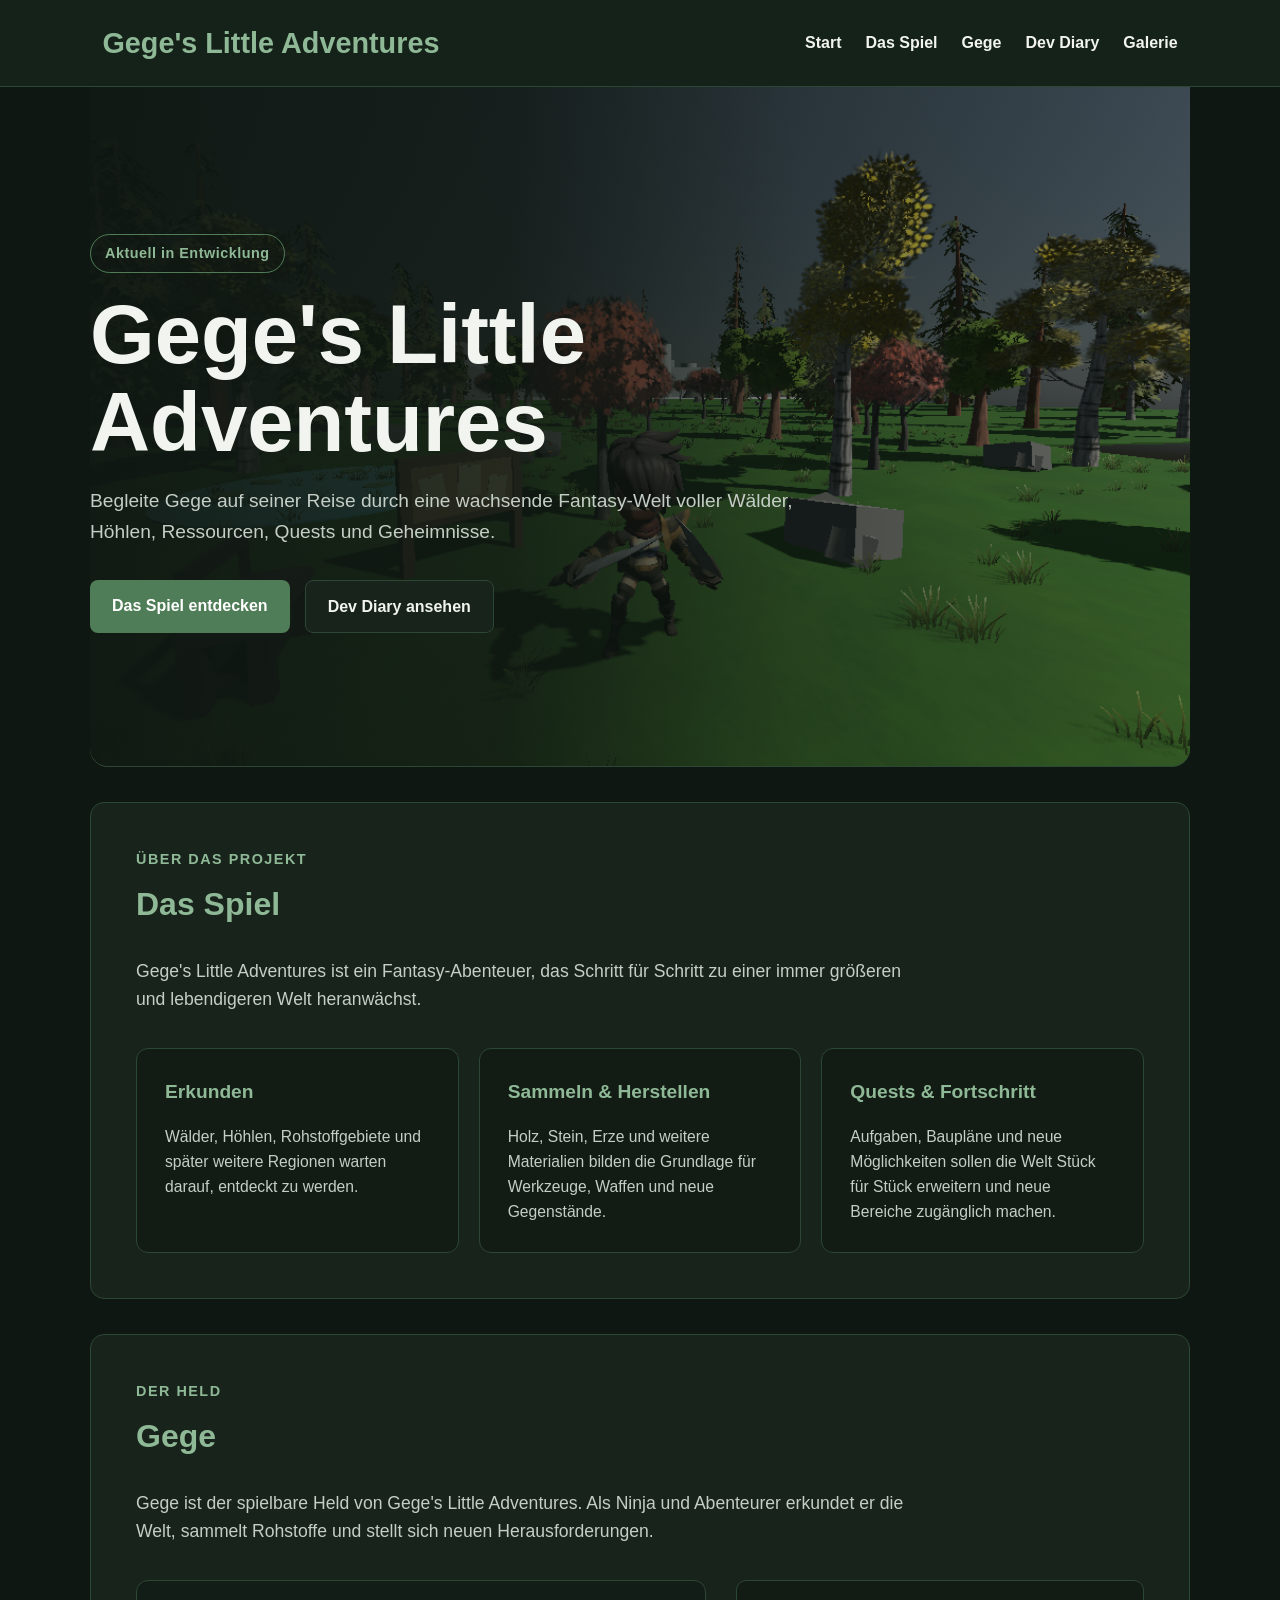
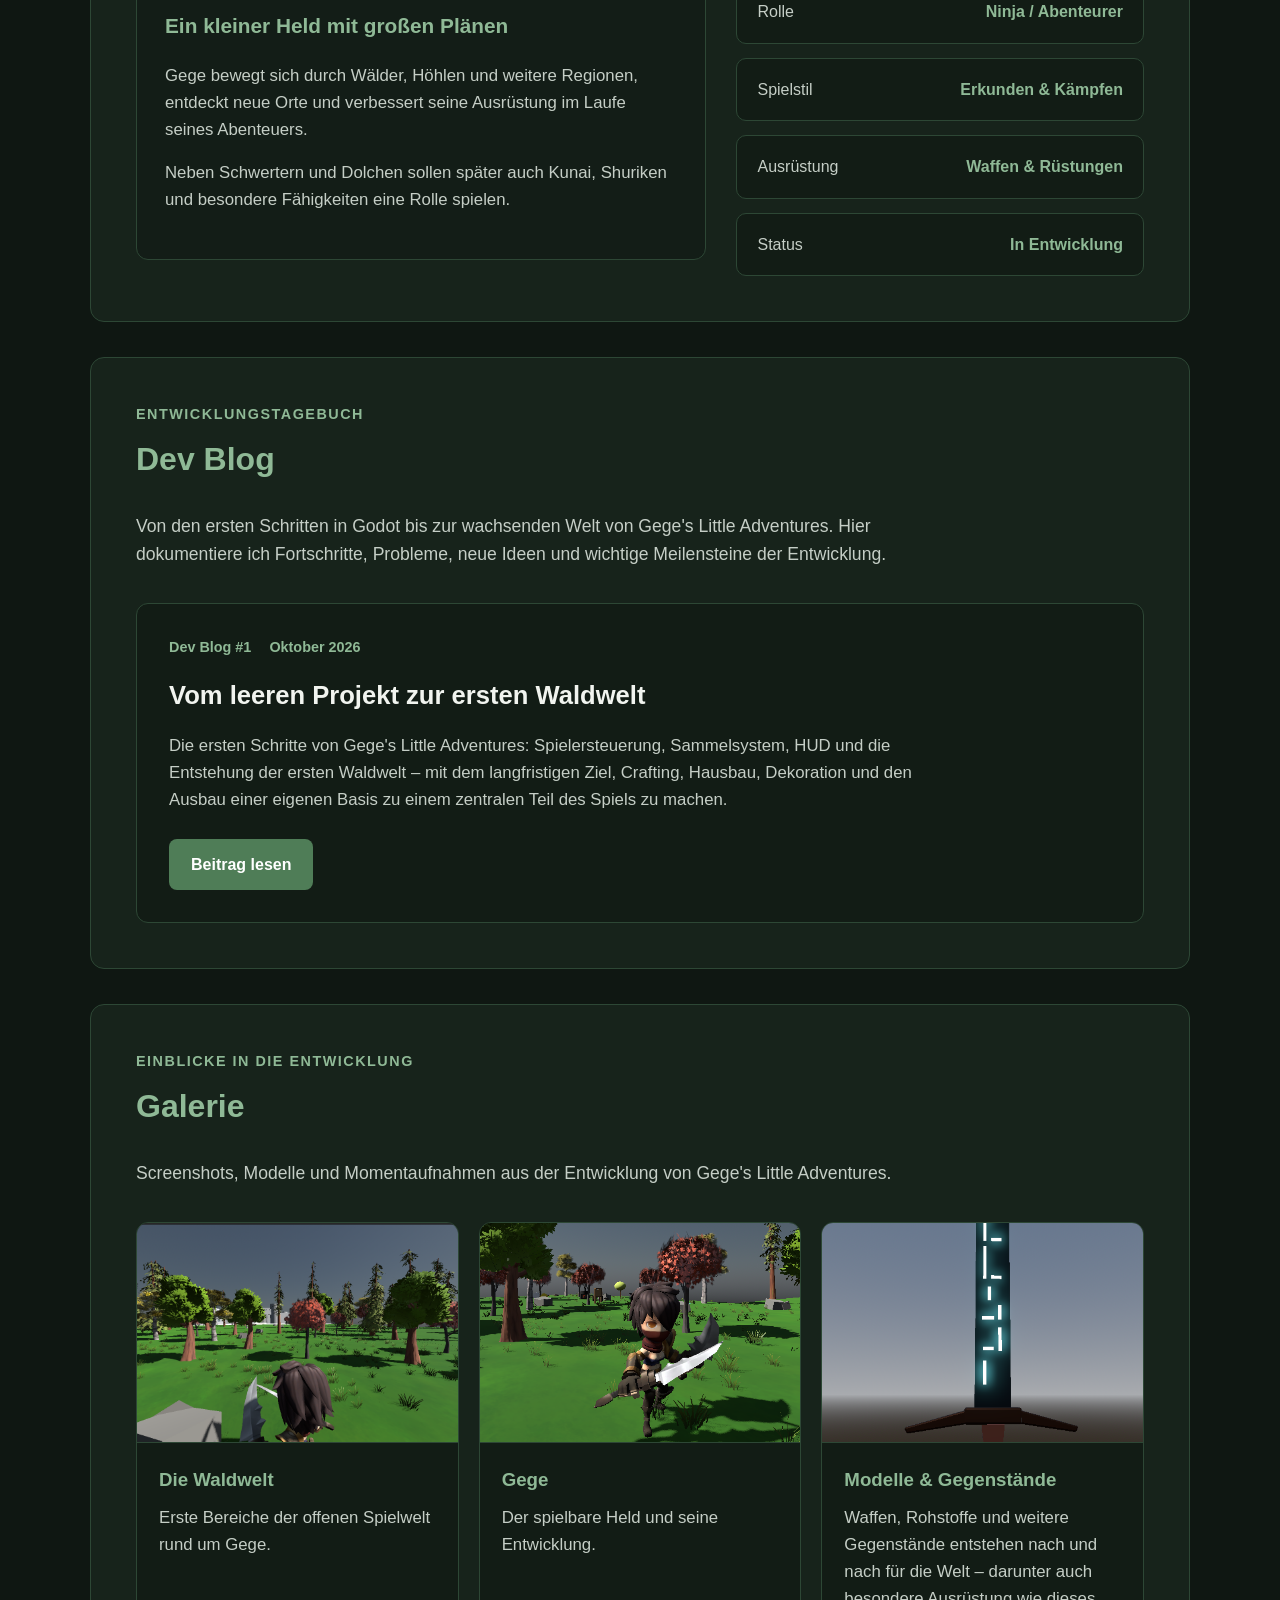
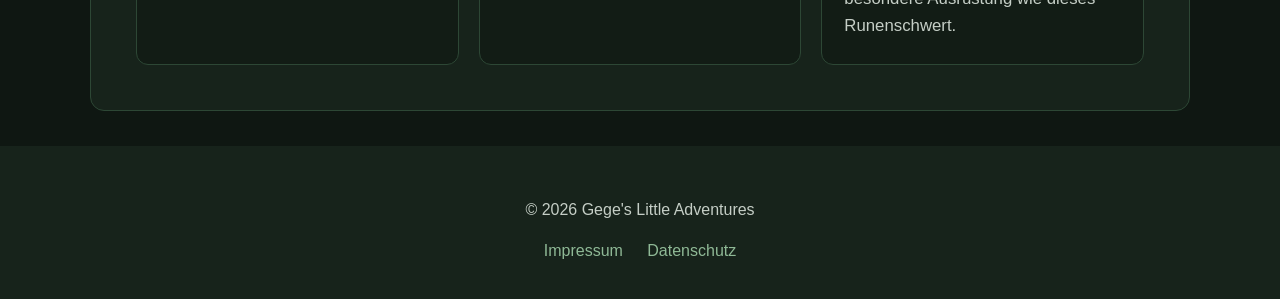
<file: index.html>
<!DOCTYPE html>
<html lang="de">

<head>
    <meta charset="UTF-8">
    <meta name="viewport" content="width=device-width, initial-scale=1.0">

    <title>Gege's Little Adventures</title>

    <link rel="stylesheet" href="style.css">
    <link rel="icon" type="image/svg+xml" href="favicon.svg">
    <link rel="canonical" href="https://gegeslittleadventures.de/">

    <meta
        name="description"
        content="Die offizielle Website von Gege's Little Adventures – einem Fantasy-Abenteuer rund um Gege, seine Welt und die Entwicklung des Spiels."
    >
    <!-- Vorschau beim Teilen auf Social Media -->

<meta property="og:type" content="article">
<meta property="og:locale" content="de_DE">

<meta
    property="og:title"
    content="Dev Blog | Gege's Little Adventures"
>

<meta
    property="og:description"
    content="Begleite die Entwicklung von Gege's Little Adventures – von den ersten Godot-Szenen bis zur wachsenden Fantasy-Welt."
>

<meta
    property="og:url"
    content="https://gegeslittleadventures.de/devblog.html"
>

<meta
    property="og:image"
    content="https://gegeslittleadventures.de/social_preview.png"
>

<meta
    property="og:image:alt"
    content="Die Waldwelt aus Gege's Little Adventures"
>

<meta name="twitter:card" content="summary_large_image">

<meta
    name="twitter:title"
    content="Dev Blog | Gege's Little Adventures"
>

<meta
    name="twitter:description"
    content="Das Entwicklungstagebuch von Gege's Little Adventures."
>

<meta
    name="twitter:image"
    content="https://gegeslittleadventures.de/social_preview.png"
>
</head>

<body>

    <header>
        <h1>Gege's Little Adventures</h1>

        <nav>
            <a href="#start">Start</a>
            <a href="#spiel">Das Spiel</a>
            <a href="#gege">Gege</a>
            <a href="#dev-diary">Dev Diary</a>
            <a href="#galerie">Galerie</a>
        </nav>
    </header>


    <main>

        <section id="start">

    <div class="hero-inhalt">

        <p class="status">Aktuell in Entwicklung</p>

        <h2>Gege's Little Adventures</h2>

        <p class="hero-text">
            Begleite Gege auf seiner Reise durch eine wachsende Fantasy-Welt
            voller Wälder, Höhlen, Ressourcen, Quests und Geheimnisse.
        </p>

        <div class="hero-buttons">
            <a href="#spiel" class="button button-haupt">Das Spiel entdecken</a>
            <a href="#dev-diary" class="button button-zweit">Dev Diary ansehen</a>
        </div>

    </div>

</section>


        <section id="spiel">

    <div class="bereich-kopf">
        <p class="bereich-label">Über das Projekt</p>
        <h2>Das Spiel</h2>

        <p class="bereich-einleitung">
            Gege's Little Adventures ist ein Fantasy-Abenteuer, das Schritt für
            Schritt zu einer immer größeren und lebendigeren Welt heranwächst.
        </p>
    </div>

    <div class="spiel-grid">

        <div class="info-karte">
            <h3>Erkunden</h3>
            <p>
                Wälder, Höhlen, Rohstoffgebiete und später weitere Regionen
                warten darauf, entdeckt zu werden.
            </p>
        </div>

        <div class="info-karte">
            <h3>Sammeln & Herstellen</h3>
            <p>
                Holz, Stein, Erze und weitere Materialien bilden die Grundlage
                für Werkzeuge, Waffen und neue Gegenstände.
            </p>
        </div>

        <div class="info-karte">
            <h3>Quests & Fortschritt</h3>
            <p>
                Aufgaben, Baupläne und neue Möglichkeiten sollen die Welt
                Stück für Stück erweitern und neue Bereiche zugänglich machen.
            </p>
        </div>

    </div>

</section>


        <section id="gege">

    <div class="bereich-kopf">
        <p class="bereich-label">Der Held</p>
        <h2>Gege</h2>

        <p class="bereich-einleitung">
            Gege ist der spielbare Held von Gege's Little Adventures.
            Als Ninja und Abenteurer erkundet er die Welt, sammelt Rohstoffe
            und stellt sich neuen Herausforderungen.
        </p>
    </div>

    <div class="gege-grid">

        <div class="gege-text">

            <h3>Ein kleiner Held mit großen Plänen</h3>

            <p>
                Gege bewegt sich durch Wälder, Höhlen und weitere Regionen,
                entdeckt neue Orte und verbessert seine Ausrüstung im Laufe
                seines Abenteuers.
            </p>

            <p>
                Neben Schwertern und Dolchen sollen später auch Kunai,
                Shuriken und besondere Fähigkeiten eine Rolle spielen.
            </p>

        </div>

        <div class="gege-fakten">

            <div class="fakt">
                <span>Rolle</span>
                <strong>Ninja / Abenteurer</strong>
            </div>

            <div class="fakt">
                <span>Spielstil</span>
                <strong>Erkunden & Kämpfen</strong>
            </div>

            <div class="fakt">
                <span>Ausrüstung</span>
                <strong>Waffen & Rüstungen</strong>
            </div>

            <div class="fakt">
                <span>Status</span>
                <strong>In Entwicklung</strong>
            </div>

        </div>

    </div>

</section>


        <section id="dev-diary">

    <div class="bereich-kopf">
        <p class="bereich-label">Entwicklungstagebuch</p>
        <h2>Dev Blog</h2>

        <p class="bereich-einleitung">
            Von den ersten Schritten in Godot bis zur wachsenden Welt von
            Gege's Little Adventures. Hier dokumentiere ich Fortschritte,
            Probleme, neue Ideen und wichtige Meilensteine der Entwicklung.
        </p>
    </div>

    <article class="dev-vorschau">

        <div class="dev-meta">
            <span>Dev Blog #1</span>
            <span>Oktober 2026</span>
        </div>

        <h3>Vom leeren Projekt zur ersten Waldwelt</h3>

        <p>
            Die ersten Schritte von Gege's Little Adventures:
            Spielersteuerung, Sammelsystem, HUD und die Entstehung der
            ersten Waldwelt – mit dem langfristigen Ziel, Crafting,
            Hausbau, Dekoration und den Ausbau einer eigenen Basis
            zu einem zentralen Teil des Spiels zu machen.
        </p>

        <a href="devblog.html" class="button button-haupt">
            Beitrag lesen
        </a>

    </article>

</section>


        <section id="galerie">

    <div class="bereich-kopf">
        <p class="bereich-label">Einblicke in die Entwicklung</p>
        <h2>Galerie</h2>

        <p class="bereich-einleitung">
            Screenshots, Modelle und Momentaufnahmen aus der Entwicklung von
            Gege's Little Adventures.
        </p>
    </div>

    <div class="galerie-grid">

    <div class="galerie-karte">

        <img
            src="galerie_waldwelt.png"
            alt="Waldwelt aus Gege's Little Adventures"
            class="galerie-bild"
        >

        <h3>Die Waldwelt</h3>

        <p>
            Erste Bereiche der offenen Spielwelt rund um Gege.
        </p>

    </div>


    <div class="galerie-karte">

        <img
            src="galerie_gege.png"
            alt="Gege, der spielbare Held von Gege's Little Adventures"
            class="galerie-bild"
        >

        <h3>Gege</h3>

        <p>
            Der spielbare Held und seine Entwicklung.
        </p>

    </div>


    <div class="galerie-karte">

        <img
            src="galerie_runenschwert.png"
            alt="Leuchtendes Runenschwert aus Gege's Little Adventures"
            class="galerie-bild"
        >

        <h3>Modelle & Gegenstände</h3>

        <p>
            Waffen, Rohstoffe und weitere Gegenstände entstehen nach und nach
            für die Welt – darunter auch besondere Ausrüstung wie dieses Runenschwert.
        </p>

    </div>

</div>

</section>

    </main>


    <footer>
        <p>© 2026 Gege's Little Adventures</p>

        <a href="impressum.html">Impressum</a>
        <a href="datenschutz.html">Datenschutz</a>
    </footer>

</body>

</html>
</file>
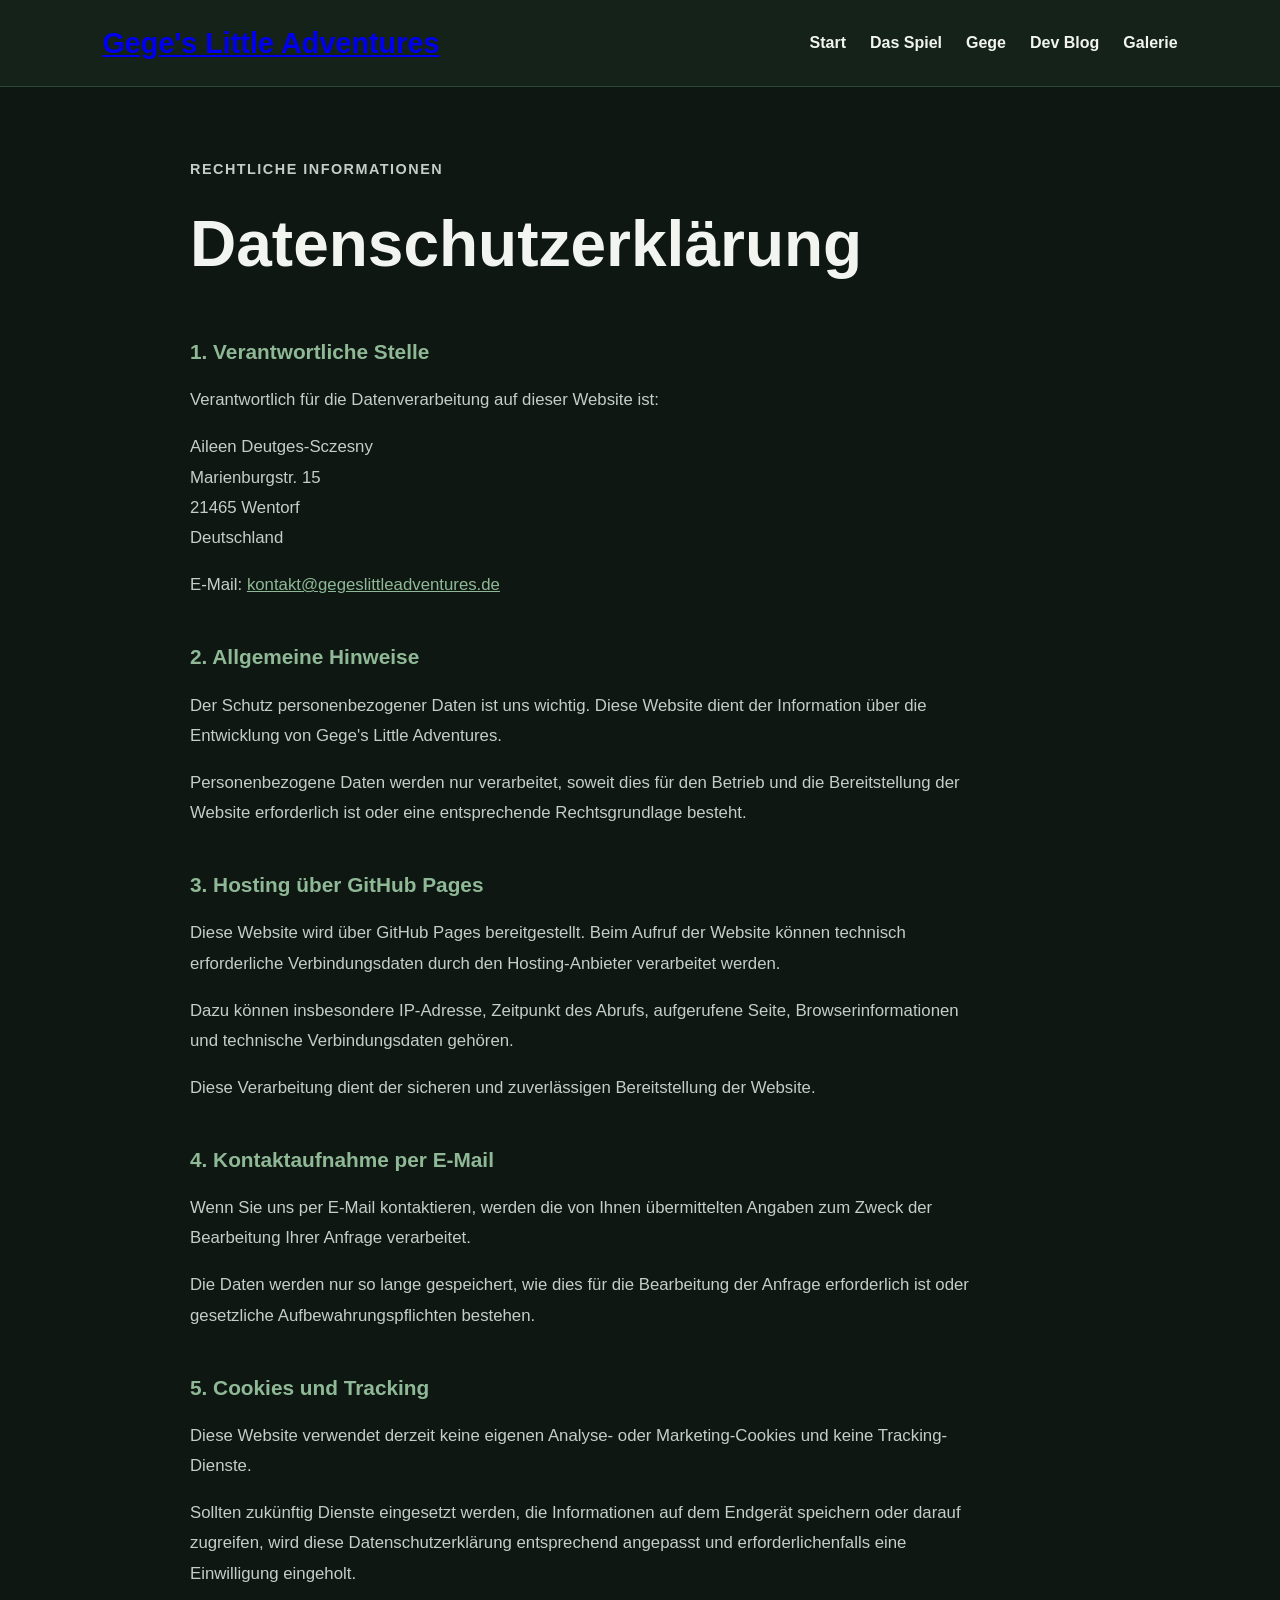
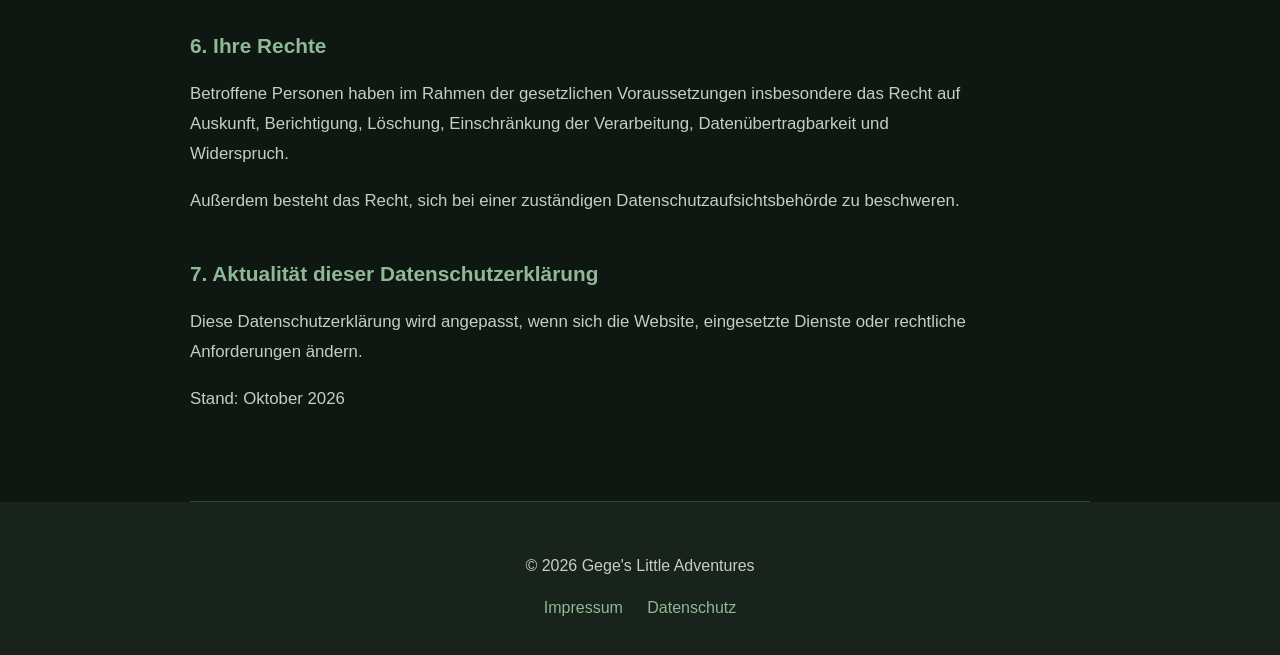
<file: datenschutz.html>
<!DOCTYPE html>
<html lang="de">

<head>
    <meta charset="UTF-8">
    <meta name="viewport" content="width=device-width, initial-scale=1.0">

    <title>Datenschutz | Gege's Little Adventures</title>

    <link rel="stylesheet" href="style.css">
    <link rel="icon" type="image/svg+xml" href="favicon.svg">
    <link rel="canonical" href="https://gegeslittleadventures.de/datenschutz.html">

    <meta
        name="description"
        content="Datenschutzerklärung der Website Gege's Little Adventures."
    >
</head>

<body>

    <header>

        <h1>
            <a href="/" class="logo-link">
                Gege's Little Adventures
            </a>
        </h1>

        <nav>
            <a href="/">Start</a>
            <a href="/#spiel">Das Spiel</a>
            <a href="/#gege">Gege</a>
            <a href="devblog.html">Dev Blog</a>
            <a href="/#galerie">Galerie</a>
        </nav>

    </header>


    <main class="recht-seite">

        <section class="recht-inhalt">

            <p class="bereich-label">Rechtliche Informationen</p>

            <h2>Datenschutzerklärung</h2>


            <h3>1. Verantwortliche Stelle</h3>

            <p>
                Verantwortlich für die Datenverarbeitung auf dieser Website ist:
            </p>

            <p>
                Aileen Deutges-Sczesny<br>
                Marienburgstr. 15<br>
                21465 Wentorf<br>
                Deutschland
            </p>

            <p>
                E-Mail:
                <a href="mailto:kontakt@gegeslittleadventures.de">
                    kontakt@gegeslittleadventures.de
                </a>
            </p>


            <h3>2. Allgemeine Hinweise</h3>

            <p>
                Der Schutz personenbezogener Daten ist uns wichtig.
                Diese Website dient der Information über die Entwicklung
                von Gege's Little Adventures.
            </p>

            <p>
                Personenbezogene Daten werden nur verarbeitet, soweit dies
                für den Betrieb und die Bereitstellung der Website erforderlich
                ist oder eine entsprechende Rechtsgrundlage besteht.
            </p>


            <h3>3. Hosting über GitHub Pages</h3>

            <p>
                Diese Website wird über GitHub Pages bereitgestellt.
                Beim Aufruf der Website können technisch erforderliche
                Verbindungsdaten durch den Hosting-Anbieter verarbeitet werden.
            </p>

            <p>
                Dazu können insbesondere IP-Adresse, Zeitpunkt des Abrufs,
                aufgerufene Seite, Browserinformationen und technische
                Verbindungsdaten gehören.
            </p>

            <p>
                Diese Verarbeitung dient der sicheren und zuverlässigen
                Bereitstellung der Website.
            </p>


            <h3>4. Kontaktaufnahme per E-Mail</h3>

            <p>
                Wenn Sie uns per E-Mail kontaktieren, werden die von Ihnen
                übermittelten Angaben zum Zweck der Bearbeitung Ihrer Anfrage
                verarbeitet.
            </p>

            <p>
                Die Daten werden nur so lange gespeichert, wie dies für die
                Bearbeitung der Anfrage erforderlich ist oder gesetzliche
                Aufbewahrungspflichten bestehen.
            </p>


            <h3>5. Cookies und Tracking</h3>

            <p>
                Diese Website verwendet derzeit keine eigenen Analyse- oder
                Marketing-Cookies und keine Tracking-Dienste.
            </p>

            <p>
                Sollten zukünftig Dienste eingesetzt werden, die Informationen
                auf dem Endgerät speichern oder darauf zugreifen, wird diese
                Datenschutzerklärung entsprechend angepasst und erforderlichenfalls
                eine Einwilligung eingeholt.
            </p>


            <h3>6. Ihre Rechte</h3>

            <p>
                Betroffene Personen haben im Rahmen der gesetzlichen
                Voraussetzungen insbesondere das Recht auf Auskunft,
                Berichtigung, Löschung, Einschränkung der Verarbeitung,
                Datenübertragbarkeit und Widerspruch.
            </p>

            <p>
                Außerdem besteht das Recht, sich bei einer zuständigen
                Datenschutzaufsichtsbehörde zu beschweren.
            </p>


            <h3>7. Aktualität dieser Datenschutzerklärung</h3>

            <p>
                Diese Datenschutzerklärung wird angepasst, wenn sich die
                Website, eingesetzte Dienste oder rechtliche Anforderungen
                ändern.
            </p>

            <p>
                Stand: Oktober 2026
            </p>

        </section>

    </main>


    <footer>

        <p>© 2026 Gege's Little Adventures</p>

        <a href="impressum.html">Impressum</a>
        <a href="datenschutz.html">Datenschutz</a>

    </footer>

</body>

</html>
</file>
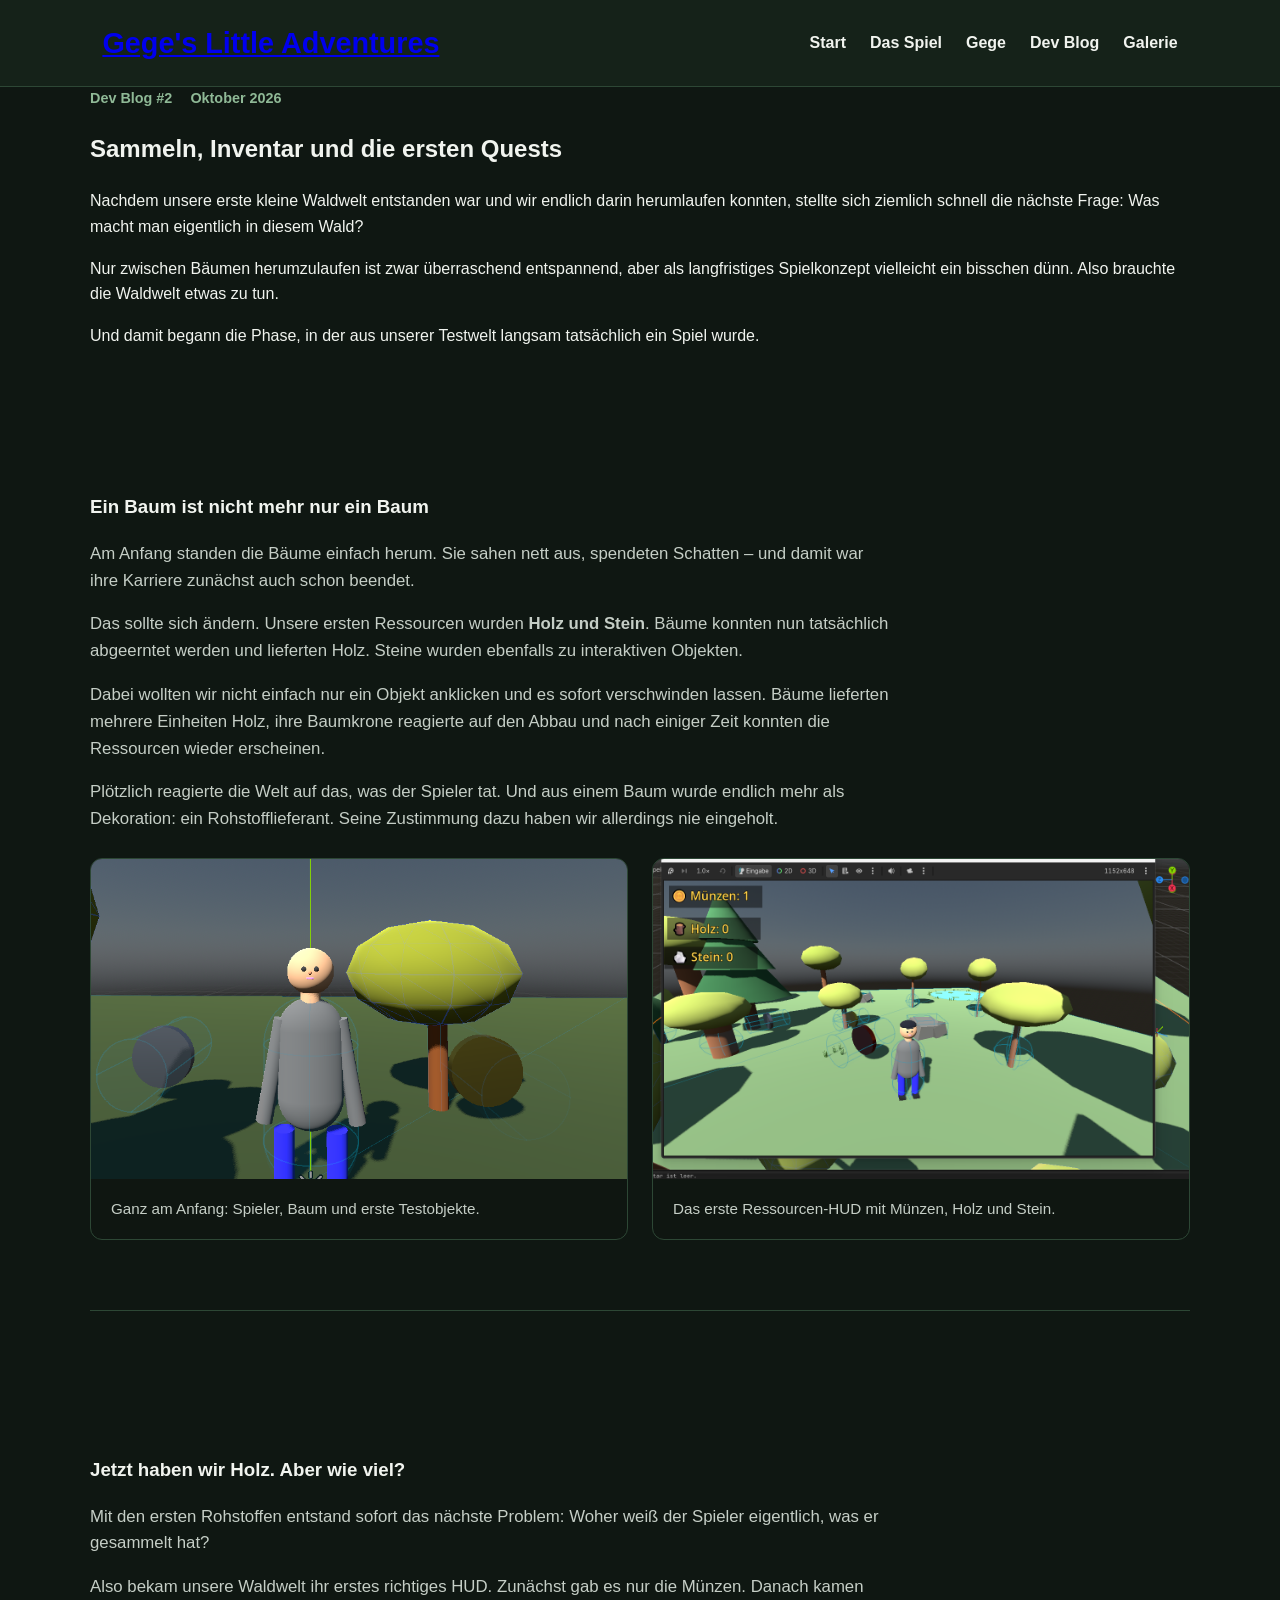
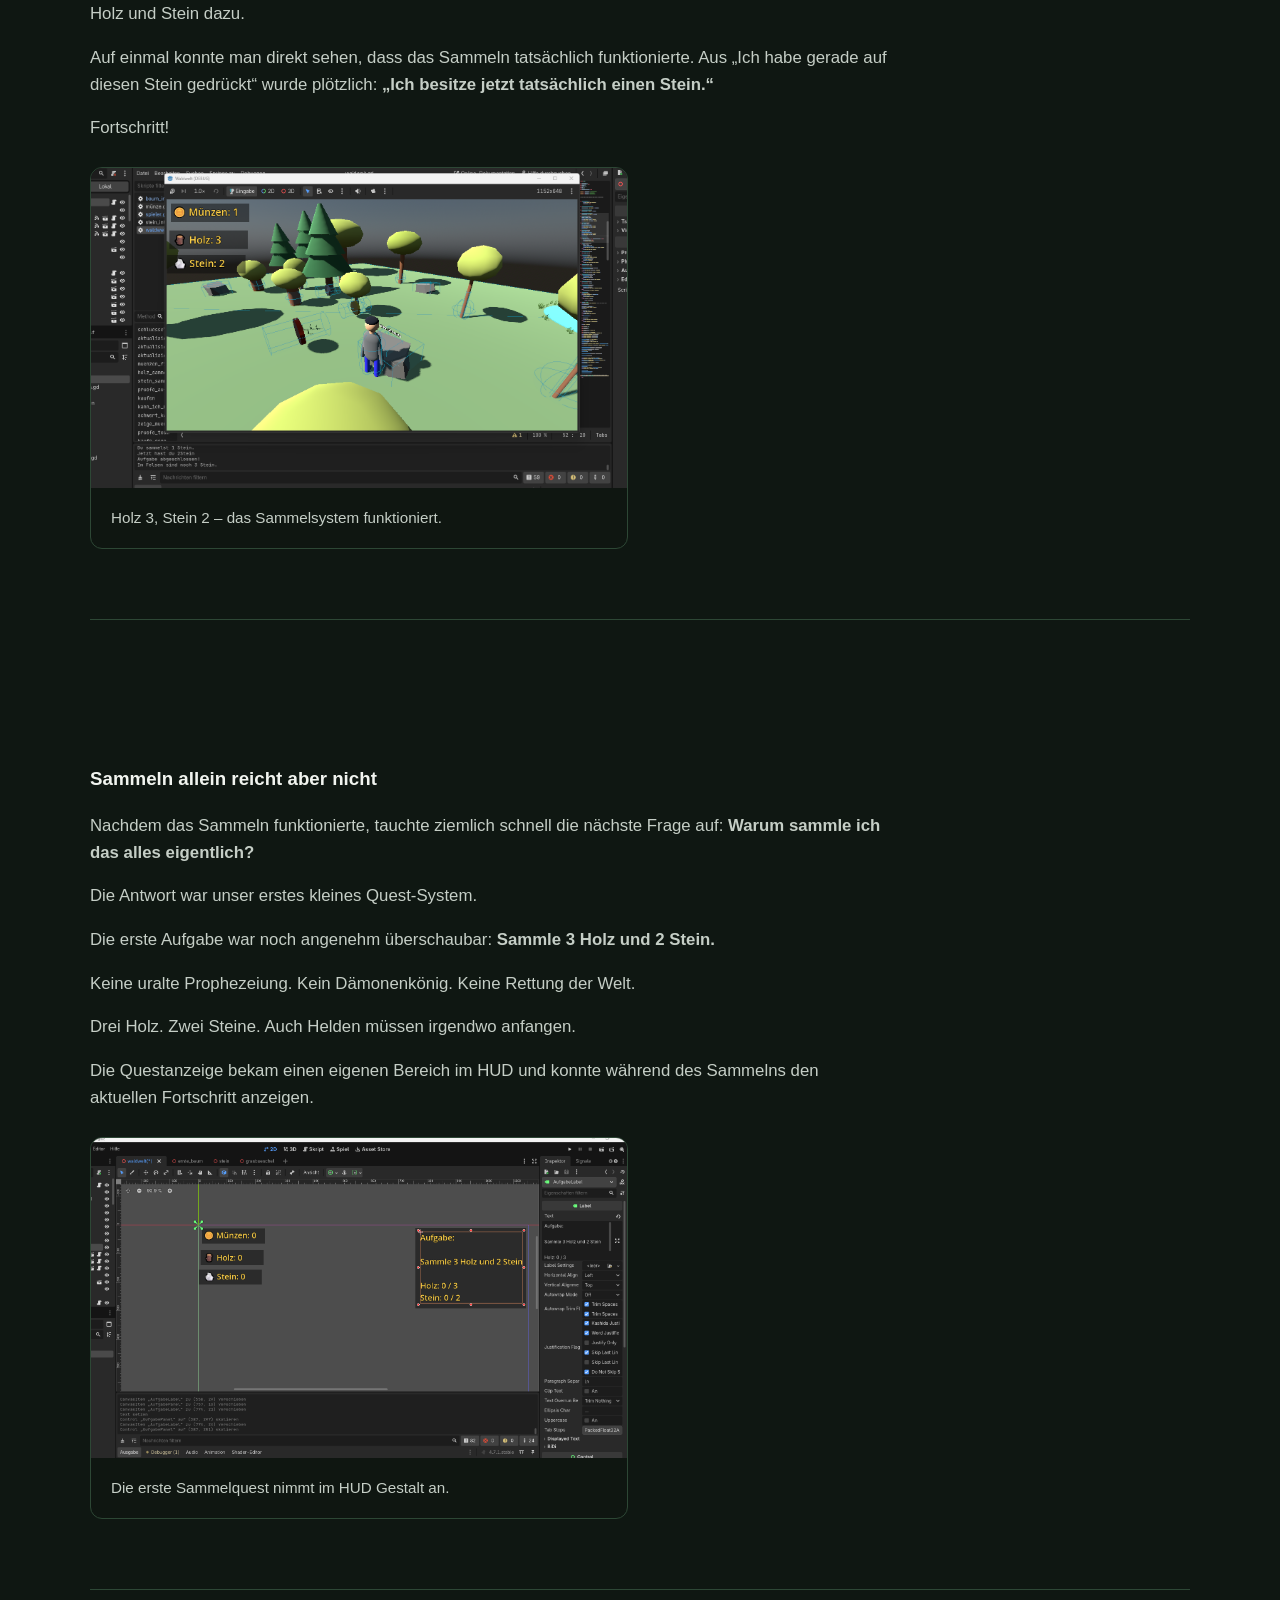
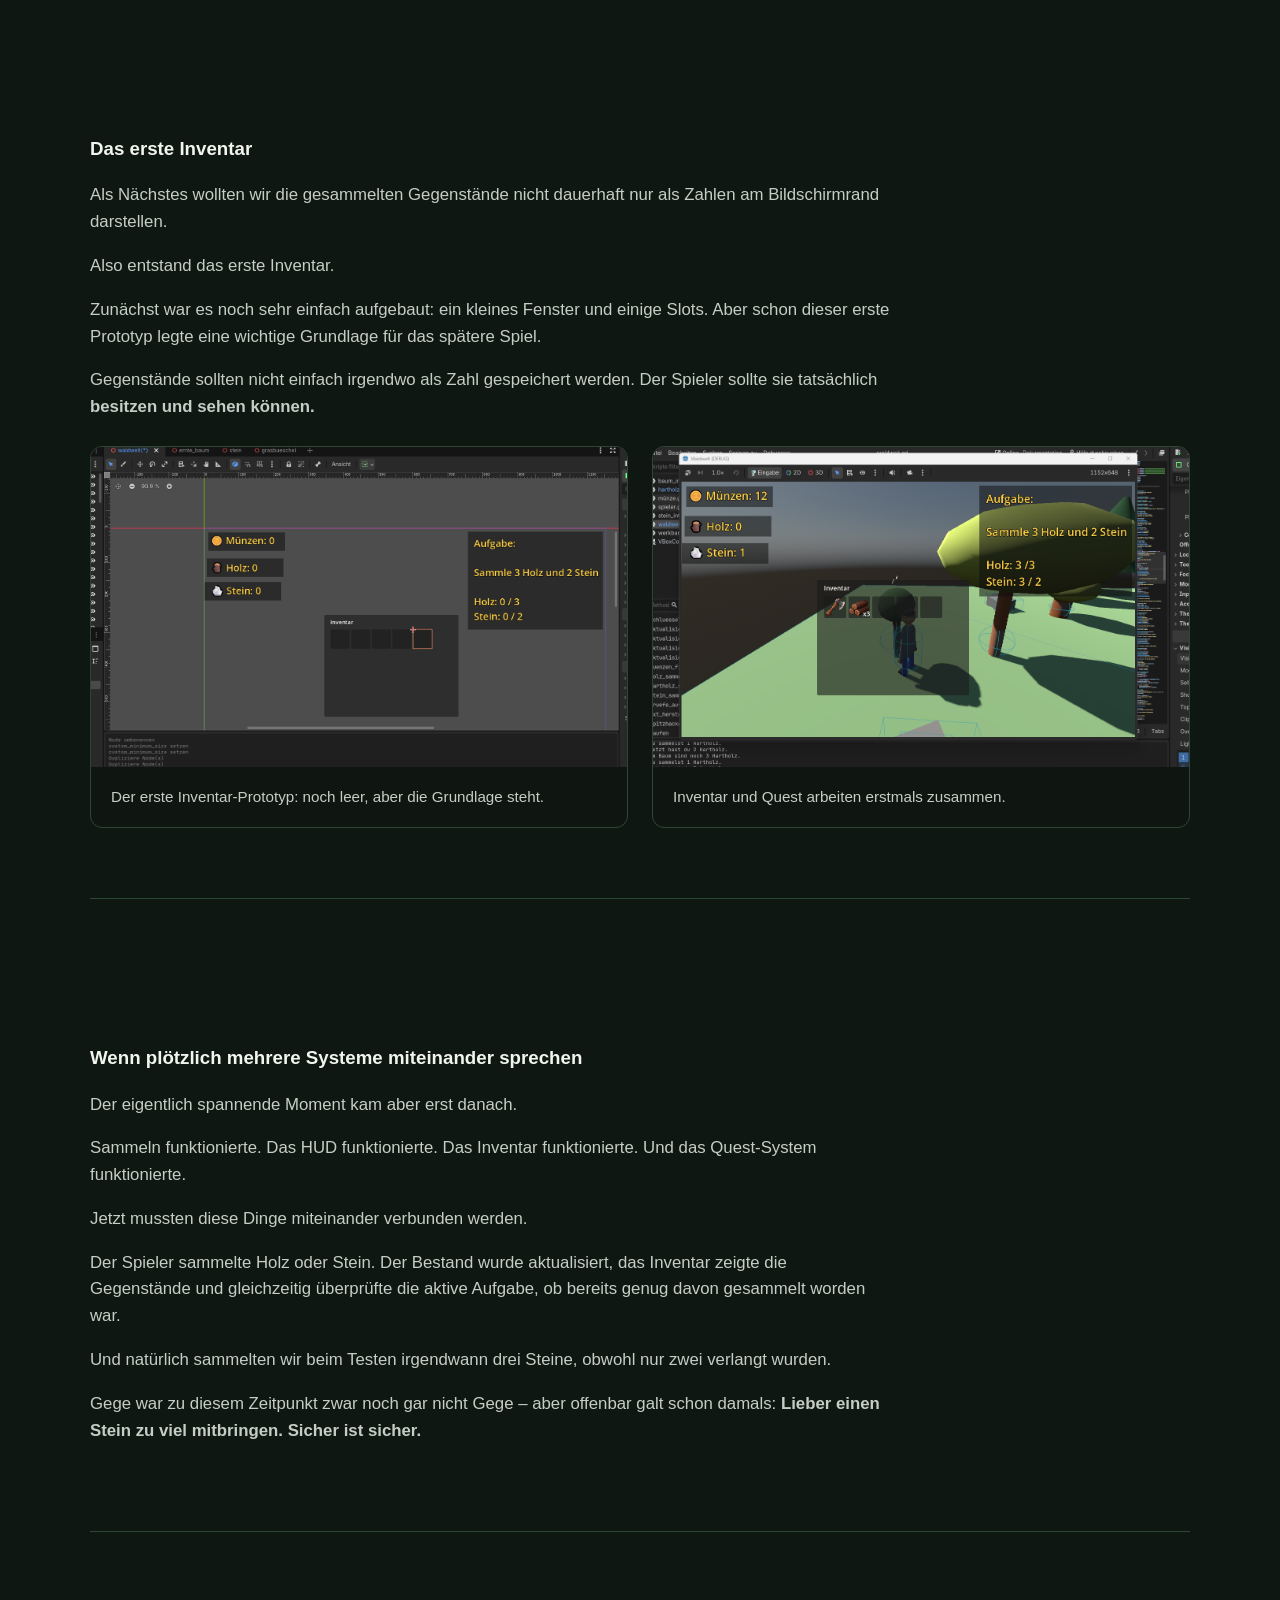
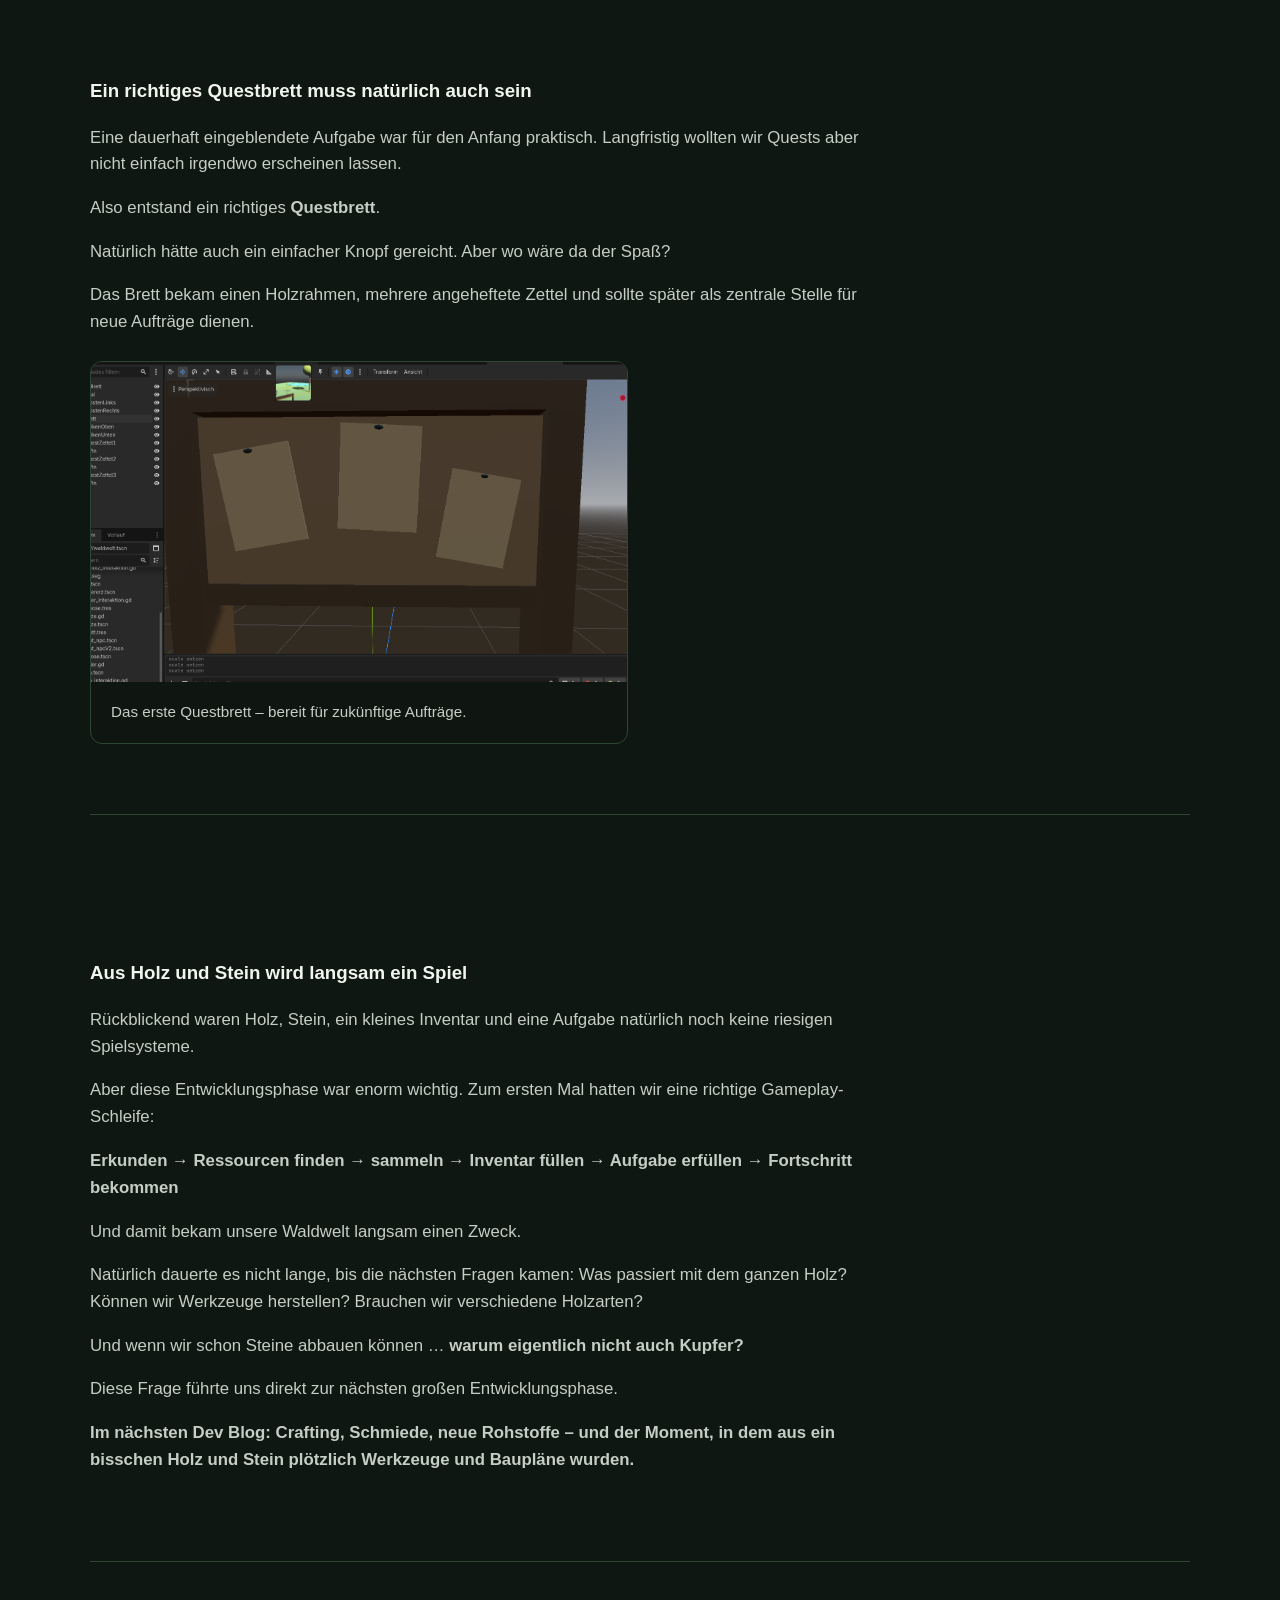
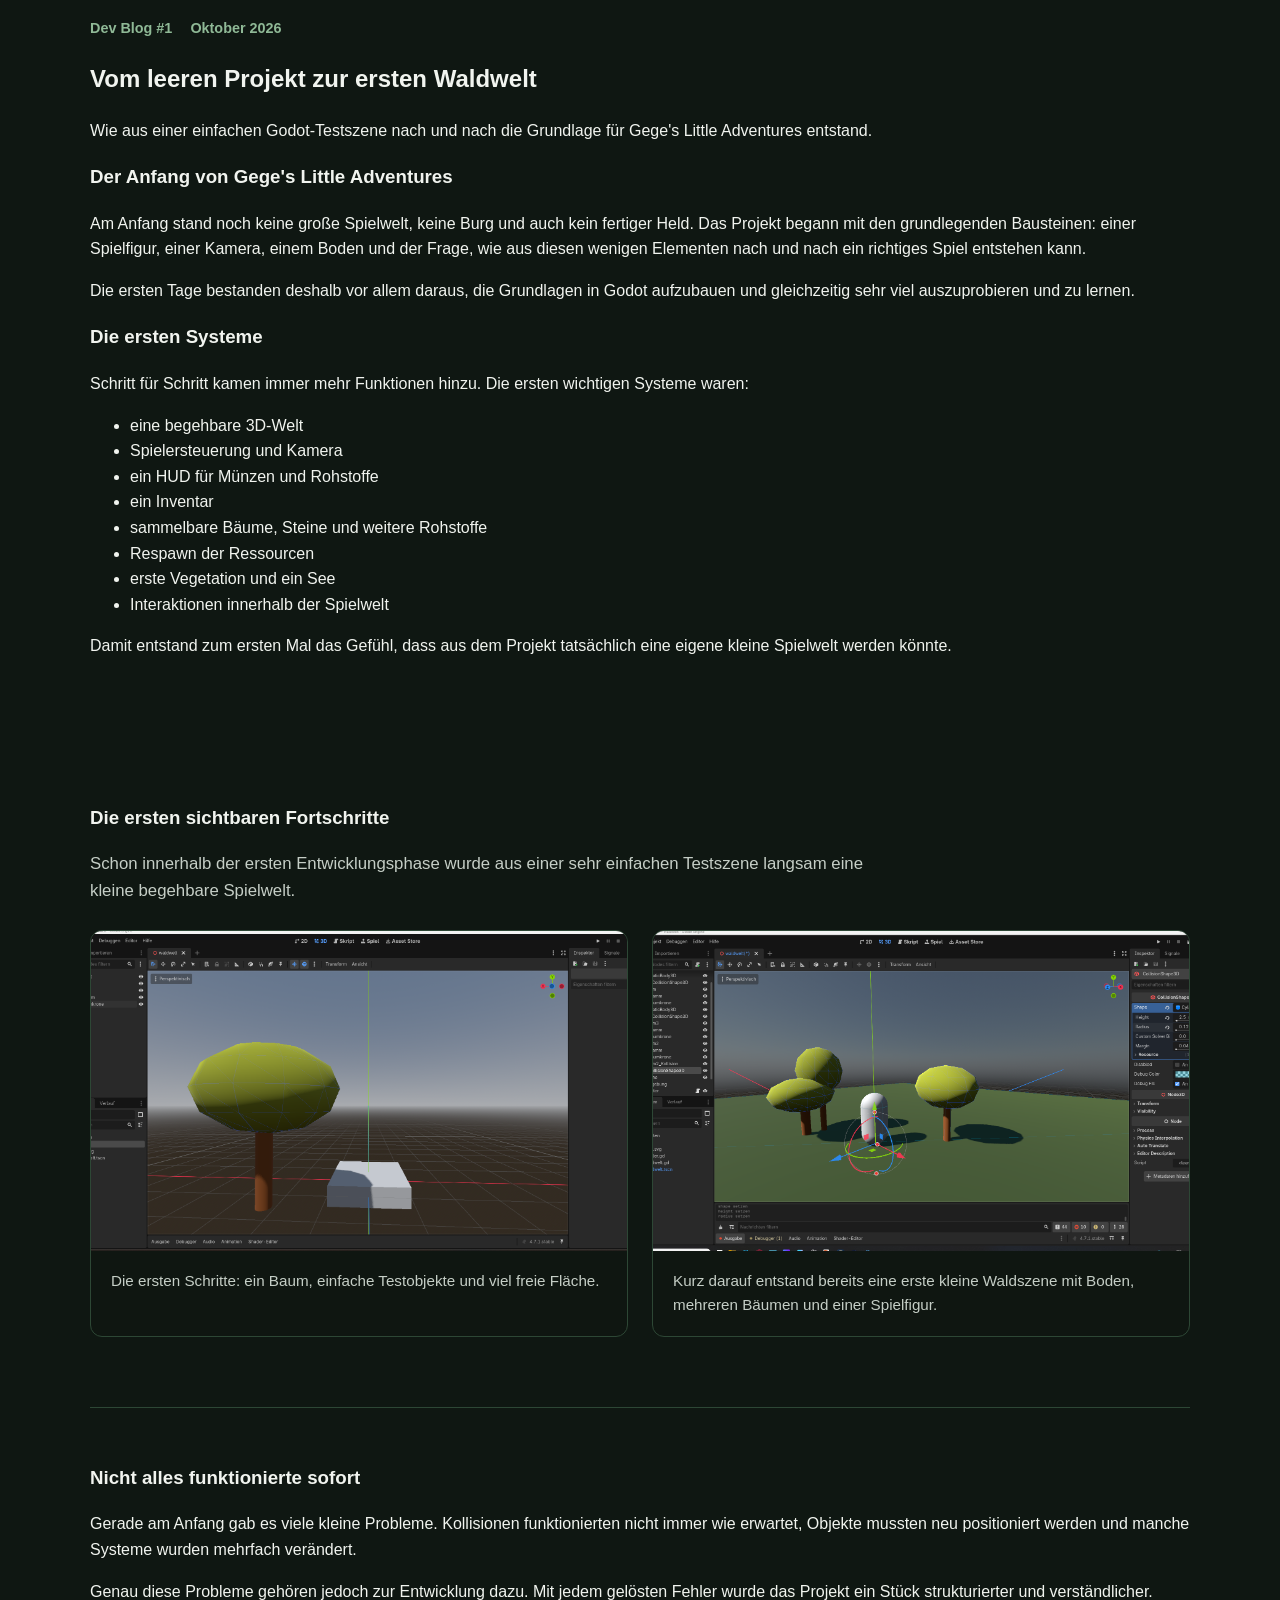
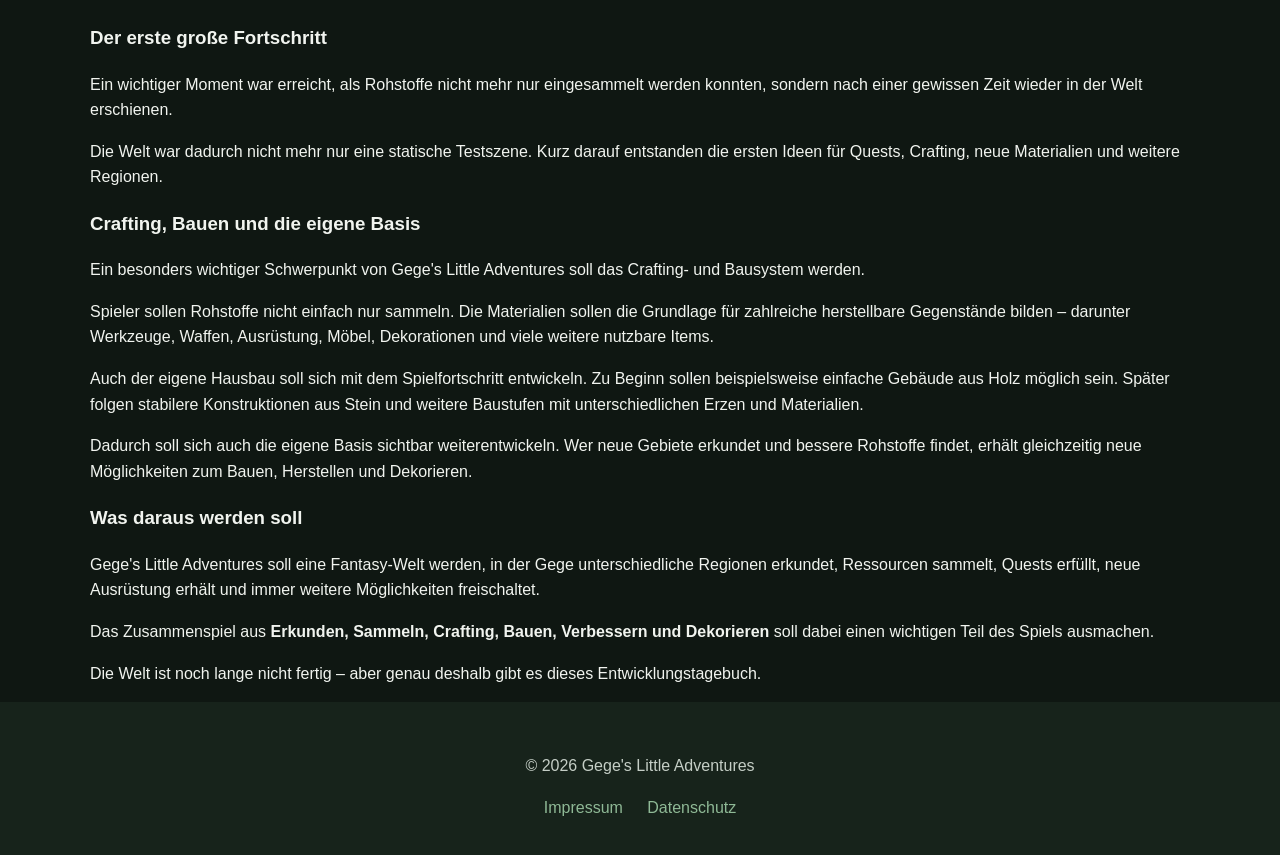
<file: devblog.html>
<!DOCTYPE html>
<html lang="de">

<head>
    <meta charset="UTF-8">
    <meta name="viewport" content="width=device-width, initial-scale=1.0">

    <title>Dev Blog | Gege's Little Adventures</title>

    <link rel="stylesheet" href="style.css">
    <link rel="icon" type="image/svg+xml" href="favicon.svg">
    <link rel="canonical" href="https://gegeslittleadventures.de/devblog.html">

    <meta
        name="description"
        content="Das Entwicklungstagebuch von Gege's Little Adventures."
    >

    <!-- Vorschau beim Teilen auf Social Media -->

<meta property="og:type" content="article">
<meta property="og:locale" content="de_DE">

<meta
    property="og:title"
    content="Dev Blog | Gege's Little Adventures"
>

<meta
    property="og:description"
    content="Begleite die Entwicklung von Gege's Little Adventures – von den ersten Godot-Szenen bis zur wachsenden Fantasy-Welt."
>

<meta
    property="og:url"
    content="https://gegeslittleadventures.de/devblog.html"
>

<meta
    property="og:image"
    content="https://gegeslittleadventures.de/social_preview.png"
>

<meta
    property="og:image:alt"
    content="Die Waldwelt aus Gege's Little Adventures"
>

<meta name="twitter:card" content="summary_large_image">

<meta
    name="twitter:title"
    content="Dev Blog | Gege's Little Adventures"
>

<meta
    name="twitter:description"
    content="Das Entwicklungstagebuch von Gege's Little Adventures."
>

<meta
    name="twitter:image"
    content="https://gegeslittleadventures.de/social_preview.png"
>

    
</head>

<body>

    <header>

        <h1>
            <a href="/" class="logo-link">
                Gege's Little Adventures
            </a>
        </h1>

        <nav>
            <a href="/">Start</a>
            <a href="/#spiel">Das Spiel</a>
            <a href="/#gege">Gege</a>
            <a href="devblog.html">Dev Blog</a>
            <a href="index.html#galerie">Galerie</a>
        </nav>

    </header>


    <main class="devblog-seite">

                <article class="devblog-beitrag">

            <div class="dev-meta">
                <span>Dev Blog #2</span>
                <span>Oktober 2026</span>
            </div>

            <h2>Sammeln, Inventar und die ersten Quests</h2>

            <p class="devblog-einleitung">
                Nachdem unsere erste kleine Waldwelt entstanden war und wir endlich darin
                herumlaufen konnten, stellte sich ziemlich schnell die nächste Frage:
                Was macht man eigentlich in diesem Wald?
            </p>

            <p>
                Nur zwischen Bäumen herumzulaufen ist zwar überraschend entspannend,
                aber als langfristiges Spielkonzept vielleicht ein bisschen dünn.
                Also brauchte die Waldwelt etwas zu tun.
            </p>

            <p>
                Und damit begann die Phase, in der aus unserer Testwelt langsam
                tatsächlich ein Spiel wurde.
            </p>


            <section class="entwicklung-vergleich">

                <h3>Ein Baum ist nicht mehr nur ein Baum</h3>

                <p>
                    Am Anfang standen die Bäume einfach herum. Sie sahen nett aus,
                    spendeten Schatten – und damit war ihre Karriere zunächst auch
                    schon beendet.
                </p>

                <p>
                    Das sollte sich ändern. Unsere ersten Ressourcen wurden
                    <strong>Holz und Stein</strong>. Bäume konnten nun tatsächlich
                    abgeerntet werden und lieferten Holz. Steine wurden ebenfalls
                    zu interaktiven Objekten.
                </p>

                <p>
                    Dabei wollten wir nicht einfach nur ein Objekt anklicken und es
                    sofort verschwinden lassen. Bäume lieferten mehrere Einheiten Holz,
                    ihre Baumkrone reagierte auf den Abbau und nach einiger Zeit konnten
                    die Ressourcen wieder erscheinen.
                </p>

                <p>
                    Plötzlich reagierte die Welt auf das, was der Spieler tat.
                    Und aus einem Baum wurde endlich mehr als Dekoration:
                    ein Rohstofflieferant. Seine Zustimmung dazu haben wir allerdings
                    nie eingeholt.
                </p>

                <div class="vergleich-grid">

                    <figure class="vergleich-bild">
                        <img
                            src="images/devblog/02/erste_schritte.png"
                            alt="Frühe Version der Waldwelt mit dem ersten Spielercharakter, Baum und einfachen Rohstoffobjekten"
                        >
                        <figcaption>
                            Ganz am Anfang: Spieler, Baum und erste Testobjekte.
                        </figcaption>
                    </figure>

                    <figure class="vergleich-bild">
                        <img
                            src="images/devblog/02/ressourcen_hud.png"
                            alt="Frühe Waldwelt mit den Anzeigen für Münzen, Holz und Stein"
                        >
                        <figcaption>
                            Das erste Ressourcen-HUD mit Münzen, Holz und Stein.
                        </figcaption>
                    </figure>

                </div>

            </section>


            <section class="entwicklung-vergleich">

                <h3>Jetzt haben wir Holz. Aber wie viel?</h3>

                <p>
                    Mit den ersten Rohstoffen entstand sofort das nächste Problem:
                    Woher weiß der Spieler eigentlich, was er gesammelt hat?
                </p>

                <p>
                    Also bekam unsere Waldwelt ihr erstes richtiges HUD. Zunächst gab
                    es nur die Münzen. Danach kamen Holz und Stein dazu.
                </p>

                <p>
                    Auf einmal konnte man direkt sehen, dass das Sammeln tatsächlich
                    funktionierte. Aus „Ich habe gerade auf diesen Stein gedrückt“
                    wurde plötzlich: <strong>„Ich besitze jetzt tatsächlich einen Stein.“</strong>
                </p>

                <p>
                    Fortschritt!
                </p>

                <div class="vergleich-grid">

                    <figure class="vergleich-bild">
                        <img
                            src="images/devblog/02/stein_sammeln.png"
                            alt="Spieler beim Sammeln eines Steins mit sichtbarem Holz- und Steinbestand im HUD"
                        >
                        <figcaption>
                            Holz 3, Stein 2 – das Sammelsystem funktioniert.
                        </figcaption>
                    </figure>

                </div>

            </section>


            <section class="entwicklung-vergleich">

                <h3>Sammeln allein reicht aber nicht</h3>

                <p>
                    Nachdem das Sammeln funktionierte, tauchte ziemlich schnell die
                    nächste Frage auf:
                    <strong>Warum sammle ich das alles eigentlich?</strong>
                </p>

                <p>
                    Die Antwort war unser erstes kleines Quest-System.
                </p>

                <p>
                    Die erste Aufgabe war noch angenehm überschaubar:
                    <strong>Sammle 3 Holz und 2 Stein.</strong>
                </p>

                <p>
                    Keine uralte Prophezeiung. Kein Dämonenkönig.
                    Keine Rettung der Welt.
                </p>

                <p>
                    Drei Holz. Zwei Steine.
                    Auch Helden müssen irgendwo anfangen.
                </p>

                <p>
                    Die Questanzeige bekam einen eigenen Bereich im HUD und konnte
                    während des Sammelns den aktuellen Fortschritt anzeigen.
                </p>

                <div class="vergleich-grid">

                    <figure class="vergleich-bild">
                        <img
                            src="images/devblog/02/erste_quest.png"
                            alt="Entwurf des HUD mit der ersten Aufgabe Sammle 3 Holz und 2 Stein"
                        >
                        <figcaption>
                            Die erste Sammelquest nimmt im HUD Gestalt an.
                        </figcaption>
                    </figure>

                </div>

            </section>


            <section class="entwicklung-vergleich">

                <h3>Das erste Inventar</h3>

                <p>
                    Als Nächstes wollten wir die gesammelten Gegenstände nicht dauerhaft
                    nur als Zahlen am Bildschirmrand darstellen.
                </p>

                <p>
                    Also entstand das erste Inventar.
                </p>

                <p>
                    Zunächst war es noch sehr einfach aufgebaut: ein kleines Fenster
                    und einige Slots. Aber schon dieser erste Prototyp legte eine
                    wichtige Grundlage für das spätere Spiel.
                </p>

                <p>
                    Gegenstände sollten nicht einfach irgendwo als Zahl gespeichert
                    werden. Der Spieler sollte sie tatsächlich
                    <strong>besitzen und sehen können.</strong>
                </p>

                <div class="vergleich-grid">

                    <figure class="vergleich-bild">
                        <img
                            src="images/devblog/02/inventar_aufbau.png"
                            alt="Früher Aufbau des Inventars mit mehreren leeren Inventarslots"
                        >
                        <figcaption>
                            Der erste Inventar-Prototyp: noch leer, aber die Grundlage steht.
                        </figcaption>
                    </figure>

                    <figure class="vergleich-bild">
                        <img
                            src="images/devblog/02/inventar_quest.png"
                            alt="Geöffnetes Inventar mit gesammeltem Holz und gleichzeitig sichtbarem Questfortschritt"
                        >
                        <figcaption>
                            Inventar und Quest arbeiten erstmals zusammen.
                        </figcaption>
                    </figure>

                </div>

            </section>


            <section class="entwicklung-vergleich">

                <h3>Wenn plötzlich mehrere Systeme miteinander sprechen</h3>

                <p>
                    Der eigentlich spannende Moment kam aber erst danach.
                </p>

                <p>
                    Sammeln funktionierte. Das HUD funktionierte.
                    Das Inventar funktionierte. Und das Quest-System funktionierte.
                </p>

                <p>
                    Jetzt mussten diese Dinge miteinander verbunden werden.
                </p>

                <p>
                    Der Spieler sammelte Holz oder Stein. Der Bestand wurde aktualisiert,
                    das Inventar zeigte die Gegenstände und gleichzeitig überprüfte
                    die aktive Aufgabe, ob bereits genug davon gesammelt worden war.
                </p>

                <p>
                    Und natürlich sammelten wir beim Testen irgendwann drei Steine,
                    obwohl nur zwei verlangt wurden.
                </p>

                <p>
                    Gege war zu diesem Zeitpunkt zwar noch gar nicht Gege – aber offenbar
                    galt schon damals:
                    <strong>Lieber einen Stein zu viel mitbringen. Sicher ist sicher.</strong>
                </p>

            </section>


            <section class="entwicklung-vergleich">

                <h3>Ein richtiges Questbrett muss natürlich auch sein</h3>

                <p>
                    Eine dauerhaft eingeblendete Aufgabe war für den Anfang praktisch.
                    Langfristig wollten wir Quests aber nicht einfach irgendwo erscheinen
                    lassen.
                </p>

                <p>
                    Also entstand ein richtiges <strong>Questbrett</strong>.
                </p>

                <p>
                    Natürlich hätte auch ein einfacher Knopf gereicht.
                    Aber wo wäre da der Spaß?
                </p>

                <p>
                    Das Brett bekam einen Holzrahmen, mehrere angeheftete Zettel und
                    sollte später als zentrale Stelle für neue Aufträge dienen.
                </p>

                <div class="vergleich-grid">

                    <figure class="vergleich-bild">
                        <img
                            src="images/devblog/02/questbrett.png"
                            alt="Erstes dreidimensionales Questbrett mit Holzrahmen und drei angehefteten Questzetteln"
                        >
                        <figcaption>
                            Das erste Questbrett – bereit für zukünftige Aufträge.
                        </figcaption>
                    </figure>

                </div>

            </section>


            <section class="entwicklung-vergleich">

                <h3>Aus Holz und Stein wird langsam ein Spiel</h3>

                <p>
                    Rückblickend waren Holz, Stein, ein kleines Inventar und eine Aufgabe
                    natürlich noch keine riesigen Spielsysteme.
                </p>

                <p>
                    Aber diese Entwicklungsphase war enorm wichtig.
                    Zum ersten Mal hatten wir eine richtige Gameplay-Schleife:
                </p>

                <p>
                    <strong>
                        Erkunden → Ressourcen finden → sammeln → Inventar füllen →
                        Aufgabe erfüllen → Fortschritt bekommen
                    </strong>
                </p>

                <p>
                    Und damit bekam unsere Waldwelt langsam einen Zweck.
                </p>

                <p>
                    Natürlich dauerte es nicht lange, bis die nächsten Fragen kamen:
                    Was passiert mit dem ganzen Holz? Können wir Werkzeuge herstellen?
                    Brauchen wir verschiedene Holzarten?
                </p>

                <p>
                    Und wenn wir schon Steine abbauen können …
                    <strong>warum eigentlich nicht auch Kupfer?</strong>
                </p>

                <p>
                    Diese Frage führte uns direkt zur nächsten großen Entwicklungsphase.
                </p>

                <p>
                    <strong>
                        Im nächsten Dev Blog: Crafting, Schmiede, neue Rohstoffe –
                        und der Moment, in dem aus ein bisschen Holz und Stein plötzlich
                        Werkzeuge und Baupläne wurden.
                    </strong>
                </p>

            </section>

        </article>

        
        <article class="devblog-beitrag">

            <div class="dev-meta">
                <span>Dev Blog #1</span>
                <span>Oktober 2026</span>
            </div>

            <h2>Vom leeren Projekt zur ersten Waldwelt</h2>

            <p class="devblog-einleitung">
                Wie aus einer einfachen Godot-Testszene nach und nach die
                Grundlage für Gege's Little Adventures entstand.
            </p>


            <h3>Der Anfang von Gege's Little Adventures</h3>

            <p>
                Am Anfang stand noch keine große Spielwelt, keine Burg und auch
                kein fertiger Held. Das Projekt begann mit den grundlegenden
                Bausteinen: einer Spielfigur, einer Kamera, einem Boden und der
                Frage, wie aus diesen wenigen Elementen nach und nach ein
                richtiges Spiel entstehen kann.
            </p>

            <p>
                Die ersten Tage bestanden deshalb vor allem daraus, die
                Grundlagen in Godot aufzubauen und gleichzeitig sehr viel
                auszuprobieren und zu lernen.
            </p>


            <h3>Die ersten Systeme</h3>

            <p>
                Schritt für Schritt kamen immer mehr Funktionen hinzu.
                Die ersten wichtigen Systeme waren:
            </p>

            <ul>
                <li>eine begehbare 3D-Welt</li>
                <li>Spielersteuerung und Kamera</li>
                <li>ein HUD für Münzen und Rohstoffe</li>
                <li>ein Inventar</li>
                <li>sammelbare Bäume, Steine und weitere Rohstoffe</li>
                <li>Respawn der Ressourcen</li>
                <li>erste Vegetation und ein See</li>
                <li>Interaktionen innerhalb der Spielwelt</li>
            </ul>

            <p>
                Damit entstand zum ersten Mal das Gefühl, dass aus dem Projekt
                tatsächlich eine eigene kleine Spielwelt werden könnte.
            </p>


            <section class="entwicklung-vergleich">

                <h3>Die ersten sichtbaren Fortschritte</h3>

                <p>
                    Schon innerhalb der ersten Entwicklungsphase wurde aus einer
                    sehr einfachen Testszene langsam eine kleine begehbare
                    Spielwelt.
                </p>

                <div class="vergleich-grid">

                    <figure class="vergleich-bild">

                        <img
                            src="images/devblog/01/anfang.png"
                            alt="Sehr frühe Version von Gege's Little Adventures mit einem einzelnen Baum und einfachen Testobjekten"
                        >

                        <figcaption>
                            Die ersten Schritte: ein Baum, einfache Testobjekte
                            und viel freie Fläche.
                        </figcaption>

                    </figure>


                    <figure class="vergleich-bild">

                        <img
                            src="images/devblog/01/zwischenstand.png"
                            alt="Früher Zwischenstand von Gege's Little Adventures mit mehreren Bäumen, Boden und Spielfigur"
                        >

                        <figcaption>
                            Kurz darauf entstand bereits eine erste kleine
                            Waldszene mit Boden, mehreren Bäumen und einer
                            Spielfigur.
                        </figcaption>

                    </figure>

                </div>

            </section>


            <h3>Nicht alles funktionierte sofort</h3>

            <p>
                Gerade am Anfang gab es viele kleine Probleme. Kollisionen
                funktionierten nicht immer wie erwartet, Objekte mussten neu
                positioniert werden und manche Systeme wurden mehrfach
                verändert.
            </p>

            <p>
                Genau diese Probleme gehören jedoch zur Entwicklung dazu.
                Mit jedem gelösten Fehler wurde das Projekt ein Stück
                strukturierter und verständlicher.
            </p>


            <h3>Der erste große Fortschritt</h3>

            <p>
                Ein wichtiger Moment war erreicht, als Rohstoffe nicht mehr nur
                eingesammelt werden konnten, sondern nach einer gewissen Zeit
                wieder in der Welt erschienen.
            </p>

            <p>
                Die Welt war dadurch nicht mehr nur eine statische Testszene.
                Kurz darauf entstanden die ersten Ideen für Quests, Crafting,
                neue Materialien und weitere Regionen.
            </p>


            <h3>Crafting, Bauen und die eigene Basis</h3>

            <p>
                Ein besonders wichtiger Schwerpunkt von Gege's Little Adventures
                soll das Crafting- und Bausystem werden.
            </p>

            <p>
                Spieler sollen Rohstoffe nicht einfach nur sammeln. Die
                Materialien sollen die Grundlage für zahlreiche herstellbare
                Gegenstände bilden – darunter Werkzeuge, Waffen, Ausrüstung,
                Möbel, Dekorationen und viele weitere nutzbare Items.
            </p>

            <p>
                Auch der eigene Hausbau soll sich mit dem Spielfortschritt
                entwickeln. Zu Beginn sollen beispielsweise einfache Gebäude
                aus Holz möglich sein. Später folgen stabilere Konstruktionen
                aus Stein und weitere Baustufen mit unterschiedlichen Erzen
                und Materialien.
            </p>

            <p>
                Dadurch soll sich auch die eigene Basis sichtbar
                weiterentwickeln. Wer neue Gebiete erkundet und bessere
                Rohstoffe findet, erhält gleichzeitig neue Möglichkeiten zum
                Bauen, Herstellen und Dekorieren.
            </p>


            <h3>Was daraus werden soll</h3>

            <p>
                Gege's Little Adventures soll eine Fantasy-Welt werden, in der
                Gege unterschiedliche Regionen erkundet, Ressourcen sammelt,
                Quests erfüllt, neue Ausrüstung erhält und immer weitere
                Möglichkeiten freischaltet.
            </p>

            <p>
                Das Zusammenspiel aus
                <strong>
                    Erkunden, Sammeln, Crafting, Bauen, Verbessern und Dekorieren
                </strong>
                soll dabei einen wichtigen Teil des Spiels ausmachen.
            </p>

            <p>
                Die Welt ist noch lange nicht fertig – aber genau deshalb
                gibt es dieses Entwicklungstagebuch.
            </p>

        </article>

    </main>


    <footer>

        <p>© 2026 Gege's Little Adventures</p>

        <a href="#">Impressum</a>
        <a href="#">Datenschutz</a>

    </footer>

</body>

</html>

</body>

</html>
</file>
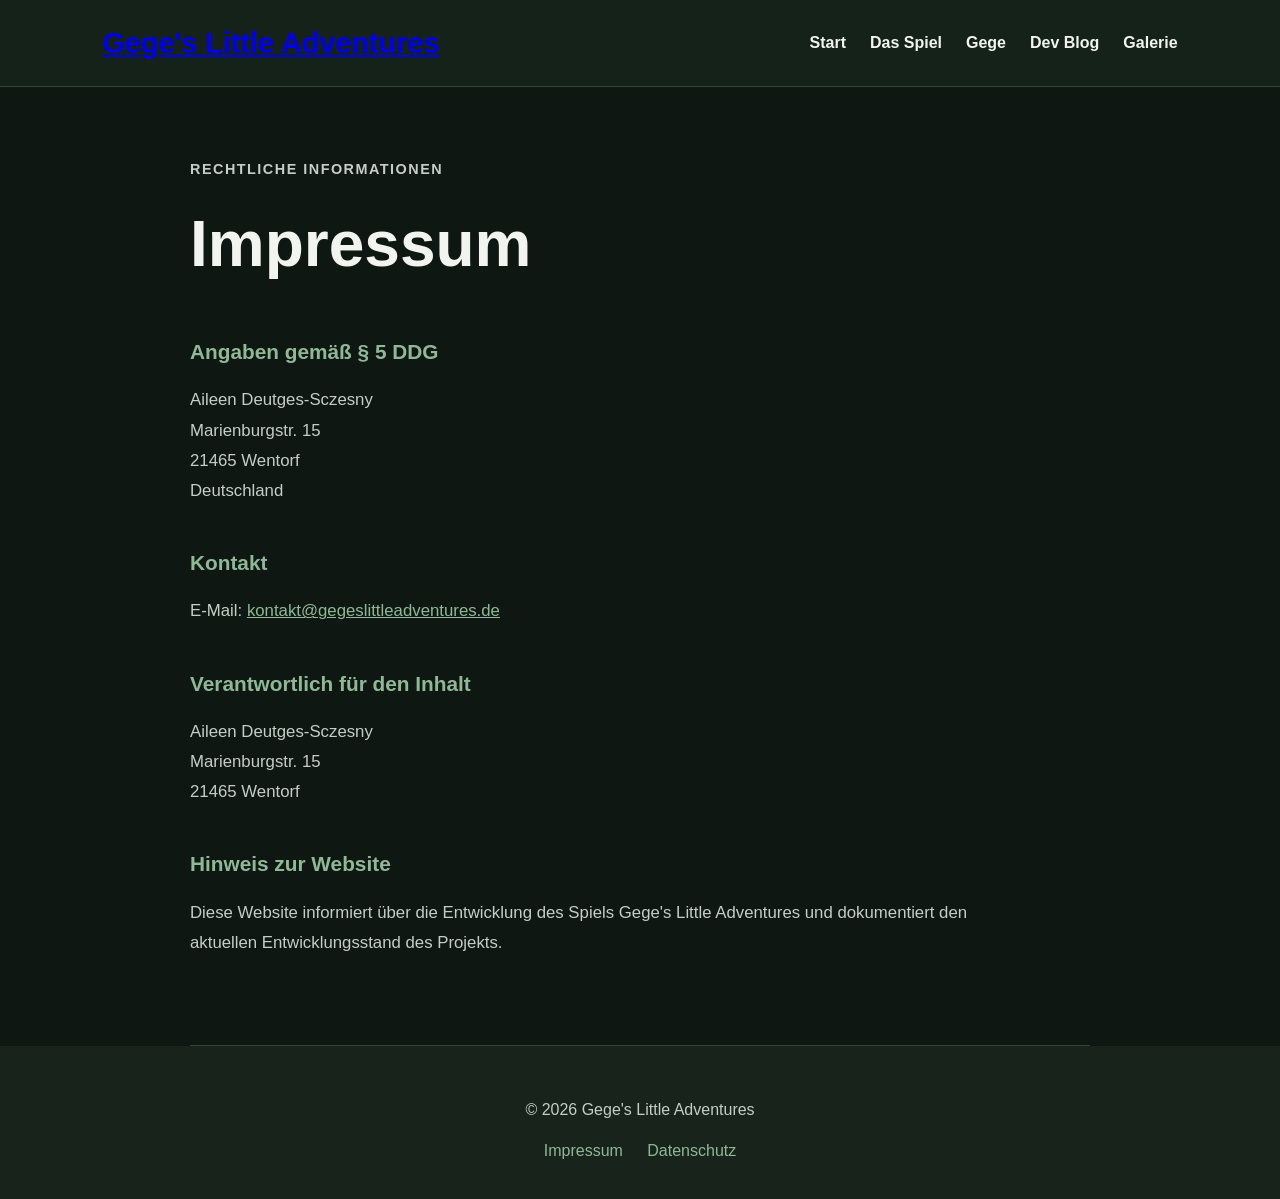
<file: impressum.html>
<!DOCTYPE html>
<html lang="de">

<head>
    <meta charset="UTF-8">
    <meta name="viewport" content="width=device-width, initial-scale=1.0">

    <title>Impressum | Gege's Little Adventures</title>

    <link rel="stylesheet" href="style.css">
    <link rel="icon" type="image/svg+xml" href="favicon.svg">
    <link rel="canonical" href="https://gegeslittleadventures.de/impressum.html">

    <meta
        name="description"
        content="Impressum der Website Gege's Little Adventures."
    >
</head>

<body>

    <header>

        <h1>
            <a href="/" class="logo-link">
                Gege's Little Adventures
            </a>
        </h1>

        <nav>
            <a href="/">Start</a>
            <a href="/#spiel">Das Spiel</a>
            <a href="/#gege">Gege</a>
            <a href="devblog.html">Dev Blog</a>
            <a href="/#galerie">Galerie</a>
        </nav>

    </header>


    <main class="recht-seite">

        <section class="recht-inhalt">

            <p class="bereich-label">Rechtliche Informationen</p>

            <h2>Impressum</h2>

            <h3>Angaben gemäß § 5 DDG</h3>

            <p>
                Aileen Deutges-Sczesny<br>
                Marienburgstr. 15<br>
                21465 Wentorf<br>
                Deutschland
            </p>

            <h3>Kontakt</h3>

            <p>
                E-Mail:
                <a href="mailto:kontakt@gegeslittleadventures.de">
                    kontakt@gegeslittleadventures.de
                </a>
            </p>

            <h3>Verantwortlich für den Inhalt</h3>

            <p>
                Aileen Deutges-Sczesny<br>
                Marienburgstr. 15<br>
                21465 Wentorf
            </p>

            <h3>Hinweis zur Website</h3>

            <p>
                Diese Website informiert über die Entwicklung des Spiels
                Gege's Little Adventures und dokumentiert den aktuellen
                Entwicklungsstand des Projekts.
            </p>

        </section>

    </main>


    <footer>

        <p>© 2026 Gege's Little Adventures</p>

        <a href="impressum.html">Impressum</a>
        <a href="datenschutz.html">Datenschutz</a>

    </footer>

</body>

</html>
</file>
<file: style.css>
/* ========================================
   Grundfarben
======================================== */

:root {
    --hintergrund: #0f1712;
    --hintergrund-hell: #17231b;
    --gruen-dunkel: #1d3a2a;
    --gruen: #4f7d57;
    --gruen-hell: #8fb996;
    --text: #f1f4ef;
    --text-grau: #c5cec6;
    --linie: #2d4735;
}


/* ========================================
   Grundlayout
======================================== */

* {
    box-sizing: border-box;
}

html {
    scroll-behavior: smooth;
}

body {
    margin: 0;
    font-family: Arial, Helvetica, sans-serif;
    background-color: var(--hintergrund);
    color: var(--text);
    line-height: 1.6;
}


/* ========================================
   Kopfbereich
======================================== */

header {
    position: sticky;
    top: 0;
    z-index: 1000;

    background-color: rgba(23, 35, 27, 0.95);
    backdrop-filter: blur(10px);

    border-bottom: 1px solid var(--linie);

    padding: 20px 8%;

    display: flex;
    justify-content: space-between;
    align-items: center;
    gap: 30px;
}

header h1 {
    margin: 0;
    color: var(--gruen-hell);
    font-size: 1.8rem;
    white-space: nowrap;
}

/* ========================================
   Navigation
======================================== */

nav {
    display: flex;
    gap: 24px;
    flex-wrap: wrap;
    align-items: center;
}

nav a {
    position: relative;
    color: var(--text);
    text-decoration: none;
    font-weight: bold;
    padding: 6px 0;
    transition: color 0.2s ease;
}

nav a::after {
    content: "";
    position: absolute;

    left: 0;
    bottom: 0;

    width: 0;
    height: 2px;

    background-color: var(--gruen-hell);

    transition: width 0.25s ease;
}

nav a:hover {
    color: var(--gruen-hell);
}

nav a:hover::after {
    width: 100%;
}


/* ========================================
   Hauptinhalt
======================================== */

main {
    width: min(1100px, 88%);
    margin: 0 auto;
}

section {
    padding: 70px 0;
    border-bottom: 1px solid var(--linie);
}

section h2 {
    margin-top: 0;
    color: var(--gruen-hell);
    font-size: 2rem;
}

section p {
    max-width: 800px;
    color: var(--text-grau);
    font-size: 1.05rem;
}


/* ========================================
   Startbereich
======================================== */

/* ========================================
   Startbereich / Hero
======================================== */

#start {
    min-height: 680px;
    display: flex;
    align-items: center;
    position: relative;

    background-image:
        linear-gradient(
            90deg,
            rgba(15, 23, 18, 0.97) 0%,
            rgba(15, 23, 18, 0.88) 38%,
            rgba(15, 23, 18, 0.55) 65%,
            rgba(15, 23, 18, 0.35) 100%
        ),
        url("hero-waldwelt.png");

    background-size: cover;
    background-position: center;
    background-repeat: no-repeat;

    border-radius: 0 0 18px 18px;
}


.hero-inhalt {
    position: relative;
    z-index: 1;
    max-width: 850px;
   padding: 40px 0;
}

.status {
    display: inline-block;
    padding: 7px 14px;
    margin-bottom: 18px;
    border: 1px solid var(--gruen);
    border-radius: 30px;
    color: var(--gruen-hell);
    font-size: 0.9rem;
    font-weight: bold;
    letter-spacing: 0.5px;
}

#start h2 {
    margin-bottom: 20px;
    font-size: clamp(3rem, 7vw, 5.2rem);
    line-height: 1.05;
    color: var(--text);
}

.hero-text {
    max-width: 720px;
    font-size: 1.2rem;
    color: var(--text-grau);
}

.hero-buttons {
    display: flex;
    gap: 15px;
    flex-wrap: wrap;
    margin-top: 32px;
}

.button {
    display: inline-block;
    padding: 13px 22px;
    border-radius: 8px;
    text-decoration: none;
    font-weight: bold;
    transition: 0.2s ease;
}

.button-haupt {
    background-color: var(--gruen);
    color: white;
}

.button-haupt:hover {
    background-color: var(--gruen-hell);
    color: var(--hintergrund);
}

.button-zweit {
    border: 1px solid var(--linie);
    color: var(--text);
    background-color: var(--hintergrund-hell);
}

.button-zweit:hover {
    border-color: var(--gruen-hell);
    color: var(--gruen-hell);
}


/* ========================================
   Footer
======================================== */

footer {
    padding: 35px 8%;
    background-color: var(--hintergrund-hell);
    text-align: center;
}

footer p {
    color: var(--text-grau);
}

footer a {
    color: var(--gruen-hell);
    text-decoration: none;
    margin: 0 10px;
}

footer a:hover {
    text-decoration: underline;
}

/* ========================================
   Inhaltsbereiche
======================================== */

#spiel,
#gege,
#dev-diary,
#galerie {
    margin: 35px 0;
    padding: 45px;
    background-color: var(--hintergrund-hell);
    border: 1px solid var(--linie);
    border-radius: 14px;
}

#spiel:hover,
#gege:hover,
#dev-diary:hover,
#galerie:hover {
    border-color: var(--gruen);
}

/* ========================================
   Bereich: Das Spiel
======================================== */

.bereich-kopf {
    max-width: 780px;
    margin-bottom: 35px;
}

.bereich-label {
    margin: 0 0 8px 0;
    color: var(--gruen-hell);
    font-size: 0.9rem;
    font-weight: bold;
    text-transform: uppercase;
    letter-spacing: 1.5px;
}

.bereich-einleitung {
    font-size: 1.1rem;
    color: var(--text-grau);
}

.spiel-grid {
    display: grid;
    grid-template-columns: repeat(3, 1fr);
    gap: 20px;
}

.info-karte {
    padding: 28px;
    background-color: rgba(15, 23, 18, 0.55);
    border: 1px solid var(--linie);
    border-radius: 12px;
}

.info-karte h3 {
    margin-top: 0;
    margin-bottom: 12px;
    color: var(--gruen-hell);
    font-size: 1.2rem;
}

.info-karte p {
    margin-bottom: 0;
    color: var(--text-grau);
    font-size: 0.98rem;
}

/* ========================================
   Bereich: Gege
======================================== */

.gege-grid {
    display: grid;
    grid-template-columns: 1.4fr 1fr;
    gap: 30px;
    align-items: start;
}

.gege-text {
    padding: 28px;
    background-color: rgba(15, 23, 18, 0.45);
    border: 1px solid var(--linie);
    border-radius: 12px;
}

.gege-text h3 {
    margin-top: 0;
    color: var(--gruen-hell);
    font-size: 1.3rem;
}

.gege-text p {
    color: var(--text-grau);
}

.gege-fakten {
    display: grid;
    gap: 14px;
}

.fakt {
    padding: 18px 20px;
    background-color: rgba(15, 23, 18, 0.55);
    border: 1px solid var(--linie);
    border-radius: 10px;

    display: flex;
    justify-content: space-between;
    gap: 20px;
}

.fakt span {
    color: var(--text-grau);
}

.fakt strong {
    color: var(--gruen-hell);
    text-align: right;
}

/* ========================================
   Bereich: Galerie
======================================== */

.galerie-grid {
    display: grid;
    grid-template-columns: repeat(3, 1fr);
    gap: 20px;
}

.galerie-karte {
    overflow: hidden;
    background-color: rgba(15, 23, 18, 0.55);
    border: 1px solid var(--linie);
    border-radius: 12px;
}

.galerie-bild {
    display: block;
    width: 100%;
    height: 220px;

    object-fit: cover;
    object-position: center;

    border-bottom: 1px solid var(--linie);
}

.galerie-karte h3 {
    margin: 22px 22px 10px;
    color: var(--gruen-hell);
}

.galerie-karte p {
    margin: 0 22px 24px;
    color: var(--text-grau);
}


/* ========================================
   Bereich: Dev Blog
======================================== */

.dev-vorschau {
    padding: 32px;
    background-color: rgba(15, 23, 18, 0.55);
    border: 1px solid var(--linie);
    border-radius: 12px;
}

.dev-meta {
    display: flex;
    gap: 18px;
    flex-wrap: wrap;

    margin-bottom: 16px;

    color: var(--gruen-hell);
    font-size: 0.9rem;
    font-weight: bold;
}

.dev-vorschau h3 {
    margin: 0 0 16px 0;
    color: var(--text);
    font-size: 1.6rem;
}

.dev-vorschau p {
    max-width: 800px;
    margin-bottom: 25px;
    color: var(--text-grau);
}

/* ========================================
   Dev Blog Bildervergleich
======================================== */

.entwicklung-vergleich {
    margin: 55px 0;
}

.vergleich-grid {
    display: grid;
    grid-template-columns: repeat(2, 1fr);
    gap: 24px;
    margin-top: 25px;
}

.vergleich-bild {
    margin: 0;
    overflow: hidden;

    background-color: rgba(15, 23, 18, 0.55);
    border: 1px solid var(--linie);
    border-radius: 12px;
}

.vergleich-bild img {
    display: block;
    width: 100%;
    height: 320px;
    object-fit: cover;
}

.vergleich-bild figcaption {
    padding: 18px 20px;
    color: var(--text-grau);
    font-size: 0.95rem;
}


/* ========================================
   Rechtliche Unterseiten
======================================== */

.recht-seite {
    width: min(900px, 88%);
    margin: 0 auto;
}

.recht-inhalt {
    padding: 70px 0;
}

.recht-inhalt h2 {
    margin-top: 10px;
    margin-bottom: 35px;
    color: var(--text);
    font-size: clamp(2.4rem, 5vw, 4rem);
}

.recht-inhalt h3 {
    margin-top: 40px;
    margin-bottom: 12px;
    color: var(--gruen-hell);
    font-size: 1.3rem;
}

.recht-inhalt p {
    max-width: 780px;
    color: var(--text-grau);
    line-height: 1.8;
}

.recht-inhalt a {
    color: var(--gruen-hell);
}

.recht-inhalt a:hover {
    color: var(--text);
}

/* ========================================
   404-Seite
======================================== */

.fehler-seite {
    width: min(900px, 88%);
    margin: 0 auto;
}

.fehler-inhalt {
    min-height: 65vh;

    display: flex;
    flex-direction: column;
    justify-content: center;
    align-items: flex-start;
}

.fehler-inhalt h2 {
    margin: 10px 0 20px;
    color: var(--text);
    font-size: clamp(2.8rem, 7vw, 5rem);
    line-height: 1.05;
}

.fehler-inhalt p {
    max-width: 650px;
    color: var(--text-grau);
    font-size: 1.1rem;
    line-height: 1.8;
}

.fehler-inhalt .button {
    margin-top: 20px;
}

/* ========================================
   Handy / kleinere Bildschirme
======================================== */

@media (max-width: 700px) {

    header {
    padding: 18px 6%;

    flex-direction: column;
    align-items: flex-start;

    gap: 14px;
}

    header h1 {
        font-size: 1.6rem;
    }

    nav {
        gap: 14px;
    }

    main {
        width: 88%;
    }

    section {
        padding: 50px 0;
    }

    #start {
    min-height: 560px;

    background-position: 62% center;
}

#start h2 {
    font-size: 2.7rem;
}

.hero-text {
    font-size: 1rem;
}

.hero-buttons {
    flex-direction: column;
}

.button {
    text-align: center;
}
   
.spiel-grid {
    grid-template-columns: 1fr;
}

.info-karte {
    padding: 22px;
}
   
.gege-grid {
    grid-template-columns: 1fr;
}

.fakt {
    flex-direction: column;
    gap: 4px;
}

.fakt strong {
    text-align: left;
}

.galerie-grid {
    grid-template-columns: 1fr;
}

.vergleich-grid {
    grid-template-columns: 1fr;
}

.vergleich-bild img {
    height: auto;
}

.recht-inhalt {
    padding: 50px 0;
}
   
#spiel,
#gege,
#dev-diary,
#galerie {
    padding: 28px;
}
</file>
